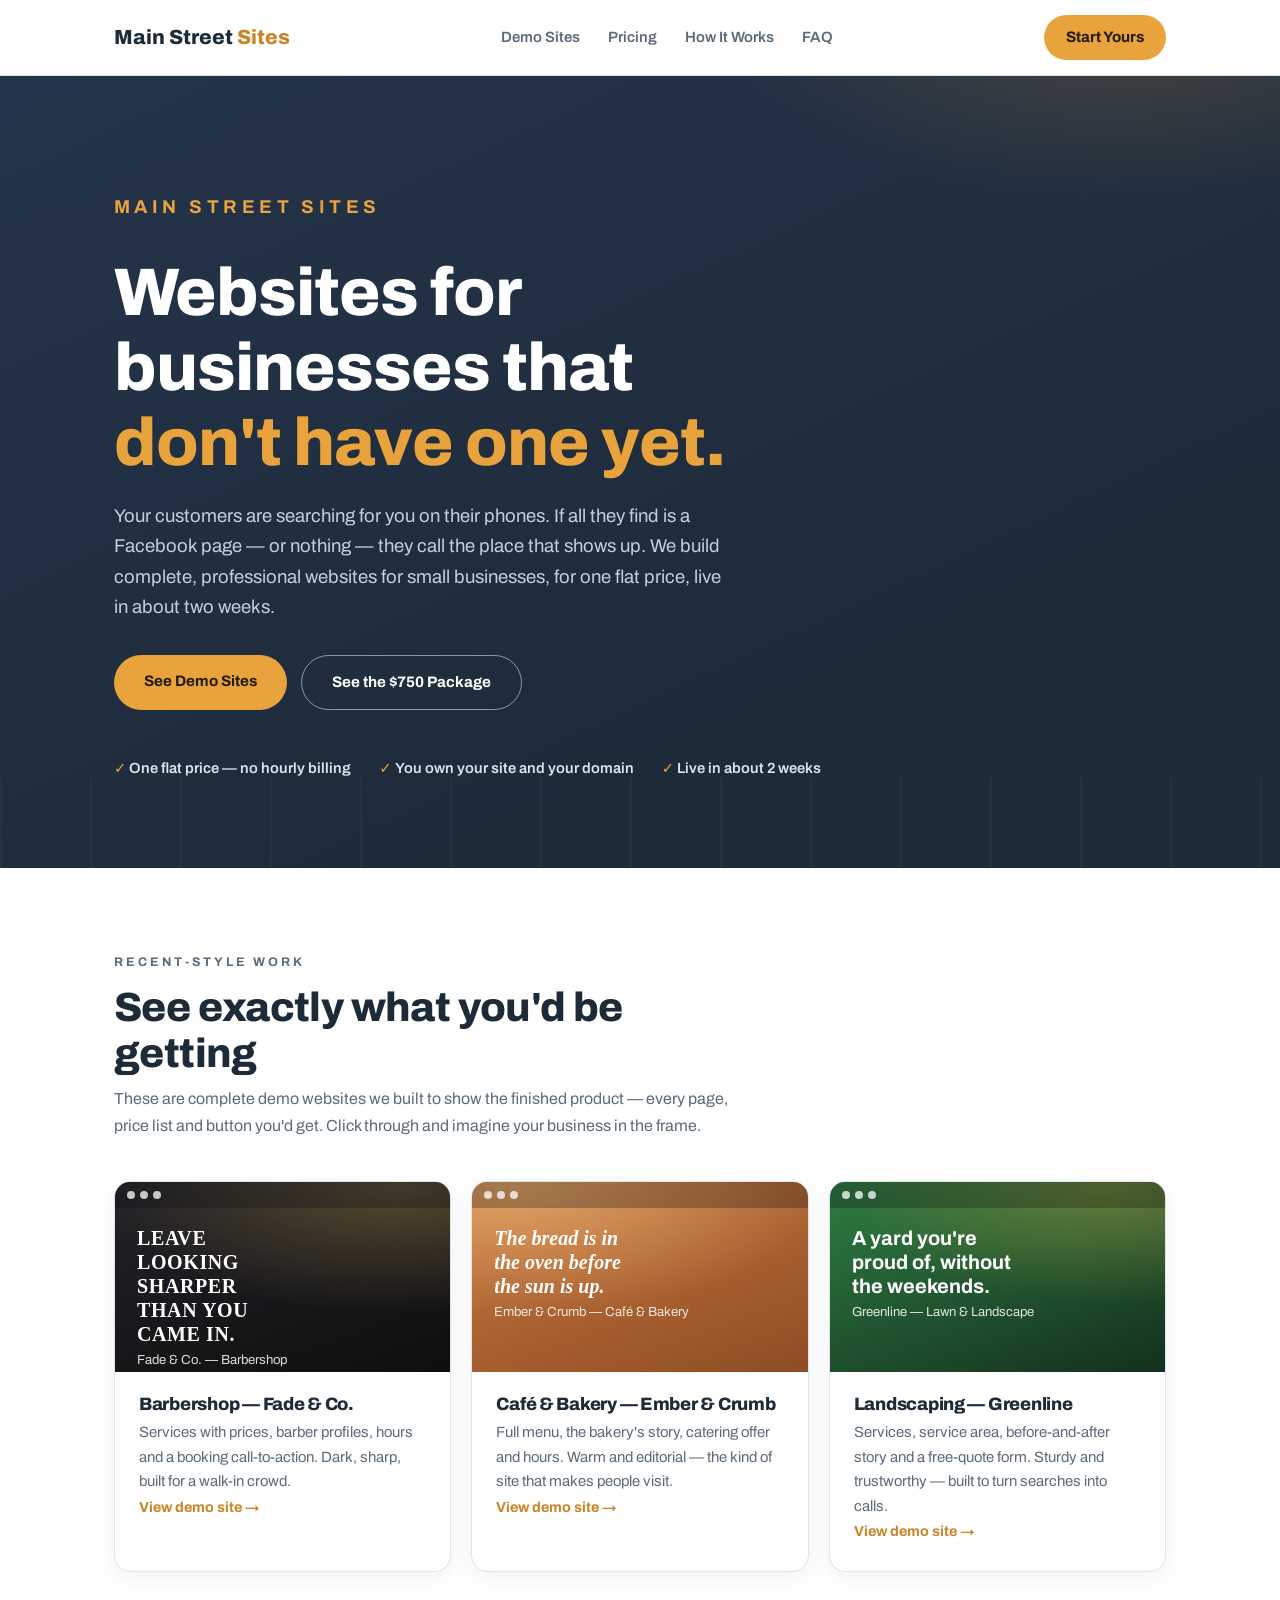
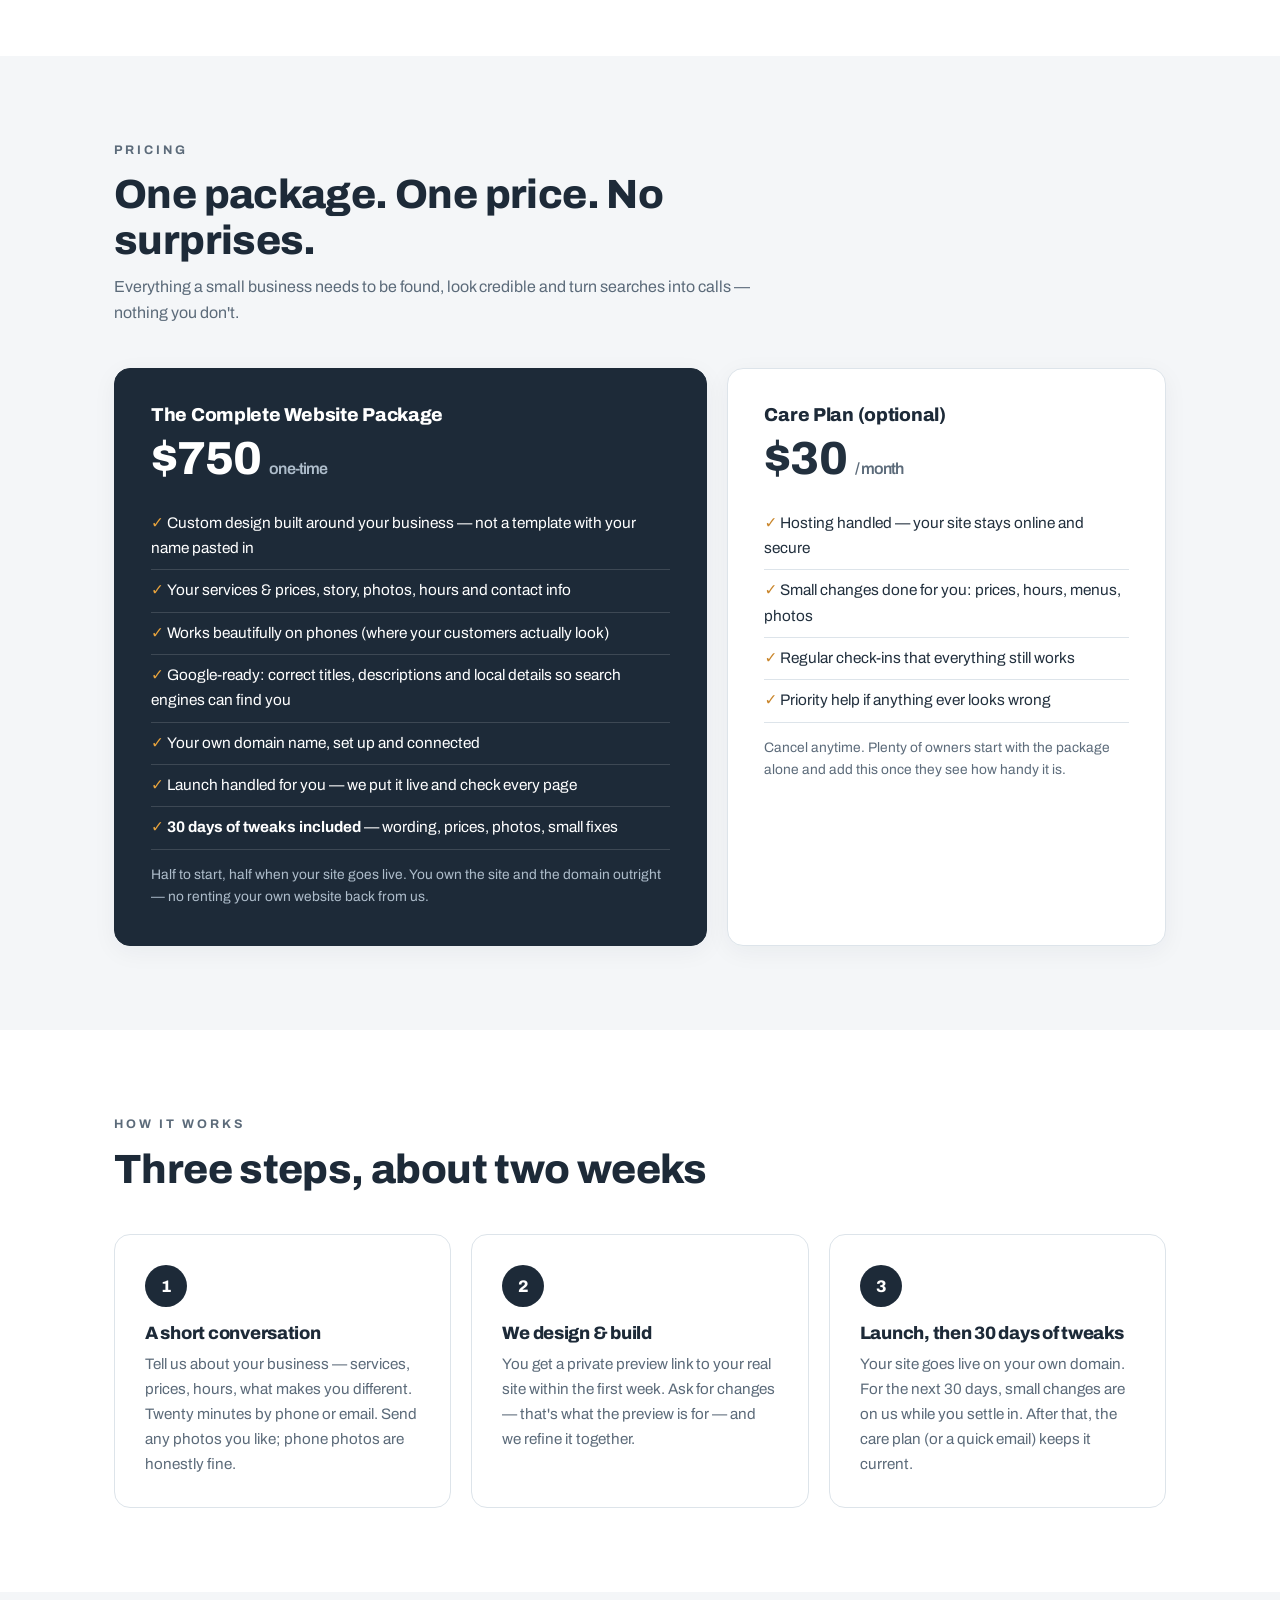
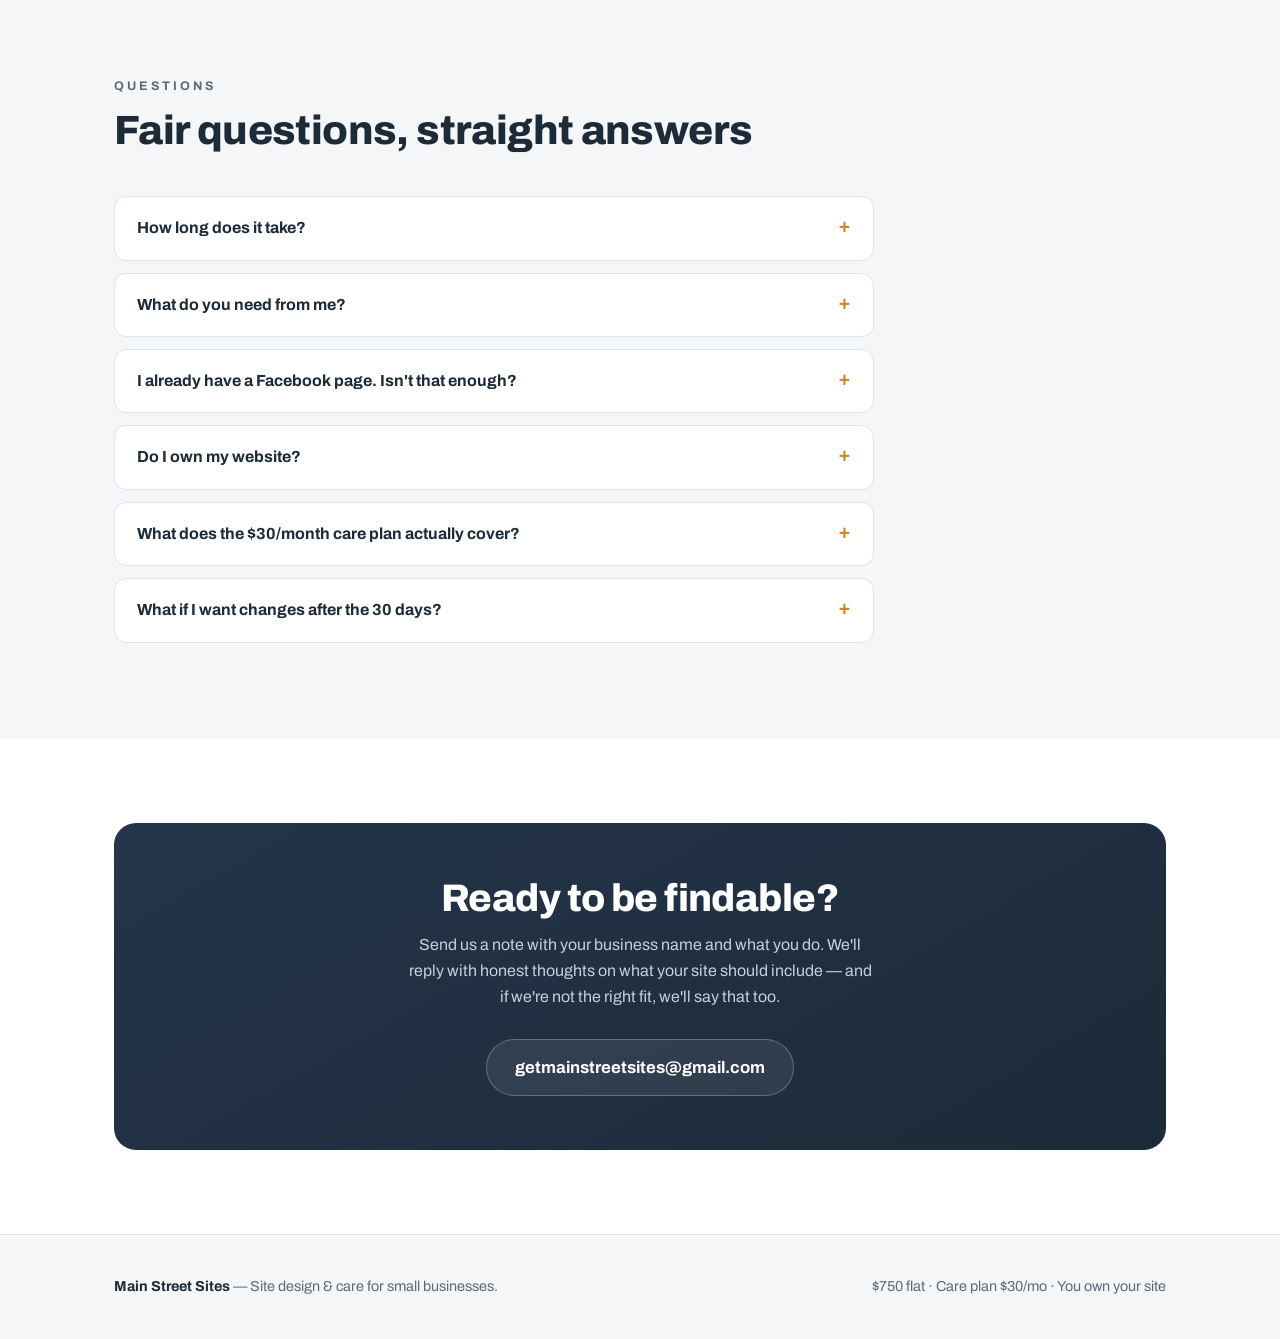
<file: index.html>
<!DOCTYPE html>
<html lang="en">
<head>
<meta charset="UTF-8">
<meta name="viewport" content="width=device-width, initial-scale=1.0">
<title>Main Street Sites — Websites for Businesses That Don't Have One Yet</title>
<meta name="description" content="Main Street Sites builds complete small-business websites for a flat $750: design, build and launch included, with an optional $30/month care plan. See real demo sites for a barbershop, a café and a landscaping company.">
<link rel="icon" type="image/svg+xml" href="favicon.svg">
<link rel="preconnect" href="https://fonts.googleapis.com">
<link rel="preconnect" href="https://fonts.gstatic.com" crossorigin>
<link href="https://fonts.googleapis.com/css2?family=Archivo:wght@400;600;700;800&display=swap" rel="stylesheet">
<link rel="stylesheet" href="styles.css">
</head>
<body>

<header>
  <div class="nav">
    <a class="logo" href="#top">Main Street <span>Sites</span></a>
    <nav>
      <ul>
        <li><a href="#work">Demo Sites</a></li>
        <li><a href="#pricing">Pricing</a></li>
        <li><a href="#how">How It Works</a></li>
        <li><a href="#faq">FAQ</a></li>
      </ul>
    </nav>
    <a class="btn" href="#contact">Start Yours</a>
  </div>
</header>

<main id="top">

  <!-- Hero -->
  <div class="hero">
    <div class="wrap">
      <p class="eyebrow">Main Street Sites</p>
      <h1>Websites for businesses that <em>don't have one yet.</em></h1>
      <p>Your customers are searching for you on their phones. If all they find is a Facebook page — or nothing — they call the place that shows up. We build complete, professional websites for small businesses, for one flat price, live in about two weeks.</p>
      <div class="hero-ctas">
        <a class="btn" href="#work">See Demo Sites</a>
        <a class="btn ghost" href="#pricing">See the $750 Package</a>
      </div>
      <div class="hero-points">
        <span>One flat price — no hourly billing</span>
        <span>You own your site and your domain</span>
        <span>Live in about 2 weeks</span>
      </div>
    </div>
  </div>

  <!-- Portfolio -->
  <section id="work">
    <div class="wrap">
      <div class="section-head">
        <p class="eyebrow">Recent-Style Work</p>
        <h2>See exactly what you'd be getting</h2>
        <p>These are complete demo websites we built to show the finished product — every page, price list and button you'd get. Click through and imagine your business in the frame.</p>
      </div>
      <div class="demos">
        <a class="demo" href="portfolio/barbershop/index.html">
          <div class="preview p-barber">
            <div class="bar"><i></i><i></i><i></i></div>
            <div class="scene"><strong>Leave looking sharper than you came in.</strong><small>Fade &amp; Co. — Barbershop</small></div>
          </div>
          <div class="body">
            <h3>Barbershop — Fade &amp; Co.</h3>
            <p>Services with prices, barber profiles, hours and a booking call-to-action. Dark, sharp, built for a walk-in crowd.</p>
            <span class="view">View demo site →</span>
          </div>
        </a>
        <a class="demo" href="portfolio/cafe/index.html">
          <div class="preview p-cafe">
            <div class="bar"><i></i><i></i><i></i></div>
            <div class="scene"><strong>The bread is in the oven before the sun is up.</strong><small>Ember &amp; Crumb — Café &amp; Bakery</small></div>
          </div>
          <div class="body">
            <h3>Café &amp; Bakery — Ember &amp; Crumb</h3>
            <p>Full menu, the bakery's story, catering offer and hours. Warm and editorial — the kind of site that makes people visit.</p>
            <span class="view">View demo site →</span>
          </div>
        </a>
        <a class="demo" href="portfolio/landscaping/index.html">
          <div class="preview p-lawn">
            <div class="bar"><i></i><i></i><i></i></div>
            <div class="scene"><strong>A yard you're proud of, without the weekends.</strong><small>Greenline — Lawn &amp; Landscape</small></div>
          </div>
          <div class="body">
            <h3>Landscaping — Greenline</h3>
            <p>Services, service area, before-and-after story and a free-quote form. Sturdy and trustworthy — built to turn searches into calls.</p>
            <span class="view">View demo site →</span>
          </div>
        </a>
      </div>
    </div>
  </section>

  <!-- Pricing -->
  <section class="alt" id="pricing">
    <div class="wrap">
      <div class="section-head">
        <p class="eyebrow">Pricing</p>
        <h2>One package. One price. No surprises.</h2>
        <p>Everything a small business needs to be found, look credible and turn searches into calls — nothing you don't.</p>
      </div>
      <div class="pricing">
        <div class="plan featured">
          <h3>The Complete Website Package</h3>
          <div class="amount">$750 <small>one-time</small></div>
          <ul>
            <li>Custom design built around your business — not a template with your name pasted in</li>
            <li>Your services &amp; prices, story, photos, hours and contact info</li>
            <li>Works beautifully on phones (where your customers actually look)</li>
            <li>Google-ready: correct titles, descriptions and local details so search engines can find you</li>
            <li>Your own domain name, set up and connected</li>
            <li>Launch handled for you — we put it live and check every page</li>
            <li><strong>30 days of tweaks included</strong> — wording, prices, photos, small fixes</li>
          </ul>
          <p class="fine">Half to start, half when your site goes live. You own the site and the domain outright — no renting your own website back from us.</p>
        </div>
        <div class="plan">
          <h3>Care Plan (optional)</h3>
          <div class="amount">$30 <small>/ month</small></div>
          <ul>
            <li>Hosting handled — your site stays online and secure</li>
            <li>Small changes done for you: prices, hours, menus, photos</li>
            <li>Regular check-ins that everything still works</li>
            <li>Priority help if anything ever looks wrong</li>
          </ul>
          <p class="fine">Cancel anytime. Plenty of owners start with the package alone and add this once they see how handy it is.</p>
        </div>
      </div>
    </div>
  </section>

  <!-- How it works -->
  <section id="how">
    <div class="wrap">
      <div class="section-head">
        <p class="eyebrow">How It Works</p>
        <h2>Three steps, about two weeks</h2>
      </div>
      <div class="steps">
        <div class="step">
          <span class="n">1</span>
          <h3>A short conversation</h3>
          <p>Tell us about your business — services, prices, hours, what makes you different. Twenty minutes by phone or email. Send any photos you like; phone photos are honestly fine.</p>
        </div>
        <div class="step">
          <span class="n">2</span>
          <h3>We design &amp; build</h3>
          <p>You get a private preview link to your real site within the first week. Ask for changes — that's what the preview is for — and we refine it together.</p>
        </div>
        <div class="step">
          <span class="n">3</span>
          <h3>Launch, then 30 days of tweaks</h3>
          <p>Your site goes live on your own domain. For the next 30 days, small changes are on us while you settle in. After that, the care plan (or a quick email) keeps it current.</p>
        </div>
      </div>
    </div>
  </section>

  <!-- FAQ -->
  <section class="alt" id="faq">
    <div class="wrap">
      <div class="section-head">
        <p class="eyebrow">Questions</p>
        <h2>Fair questions, straight answers</h2>
      </div>
      <div class="faq">
        <details>
          <summary>How long does it take?</summary>
          <p>About two weeks from our first conversation to a live site, for a standard small-business site. If you need it faster for a season opening or an event, say so — we'll tell you honestly what's possible.</p>
        </details>
        <details>
          <summary>What do you need from me?</summary>
          <p>Your business details (services, prices, hours, address, phone), any photos you want used, and your logo if you have one — if you don't, clean text-based branding is included. That's it. We write the page copy with you, so you're never staring at a blank document.</p>
        </details>
        <details>
          <summary>I already have a Facebook page. Isn't that enough?</summary>
          <p>A Facebook page is a good companion, but it can't be your whole presence: people without Facebook accounts hit walls, Google sends most "near me" searches to real websites, and you don't control how the page looks or whether the platform changes the rules. Your own site is the one piece of the internet you actually own. We'll link the two together so they reinforce each other.</p>
        </details>
        <details>
          <summary>Do I own my website?</summary>
          <p>Yes — the site and the domain are yours. If you ever move to another designer or bring it in-house, everything goes with you. The care plan is a service, not a lock-in.</p>
        </details>
        <details>
          <summary>What does the $30/month care plan actually cover?</summary>
          <p>Hosting, keeping the site running and secure, and small content changes — updated prices, seasonal hours, a new menu, fresh photos. Bigger additions (a whole new page, an online store) are quoted separately, always before any work starts.</p>
        </details>
        <details>
          <summary>What if I want changes after the 30 days?</summary>
          <p>Care plan members just ask. Everyone else can request changes at a fair, quoted-up-front price — most small edits are quick and inexpensive, and we'll always tell you the cost before doing the work.</p>
        </details>
      </div>
    </div>
  </section>

  <!-- Contact -->
  <section id="contact">
    <div class="wrap">
      <div class="contact">
        <h2>Ready to be findable?</h2>
        <p>Send us a note with your business name and what you do. We'll reply with honest thoughts on what your site should include — and if we're not the right fit, we'll say that too.</p>
        <!-- Studio contact email (see README.md). -->
        <a class="mail" href="mailto:getmainstreetsites@gmail.com">getmainstreetsites@gmail.com</a>
      </div>
    </div>
  </section>

</main>

<footer class="site">
  <div class="wrap">
    <div class="foot">
      <span><strong style="color:var(--navy)">Main Street Sites</strong> — Site design &amp; care for small businesses.</span>
      <span>$750 flat · Care plan $30/mo · You own your site</span>
    </div>
  </div>
</footer>

</body>
</html>
</file>
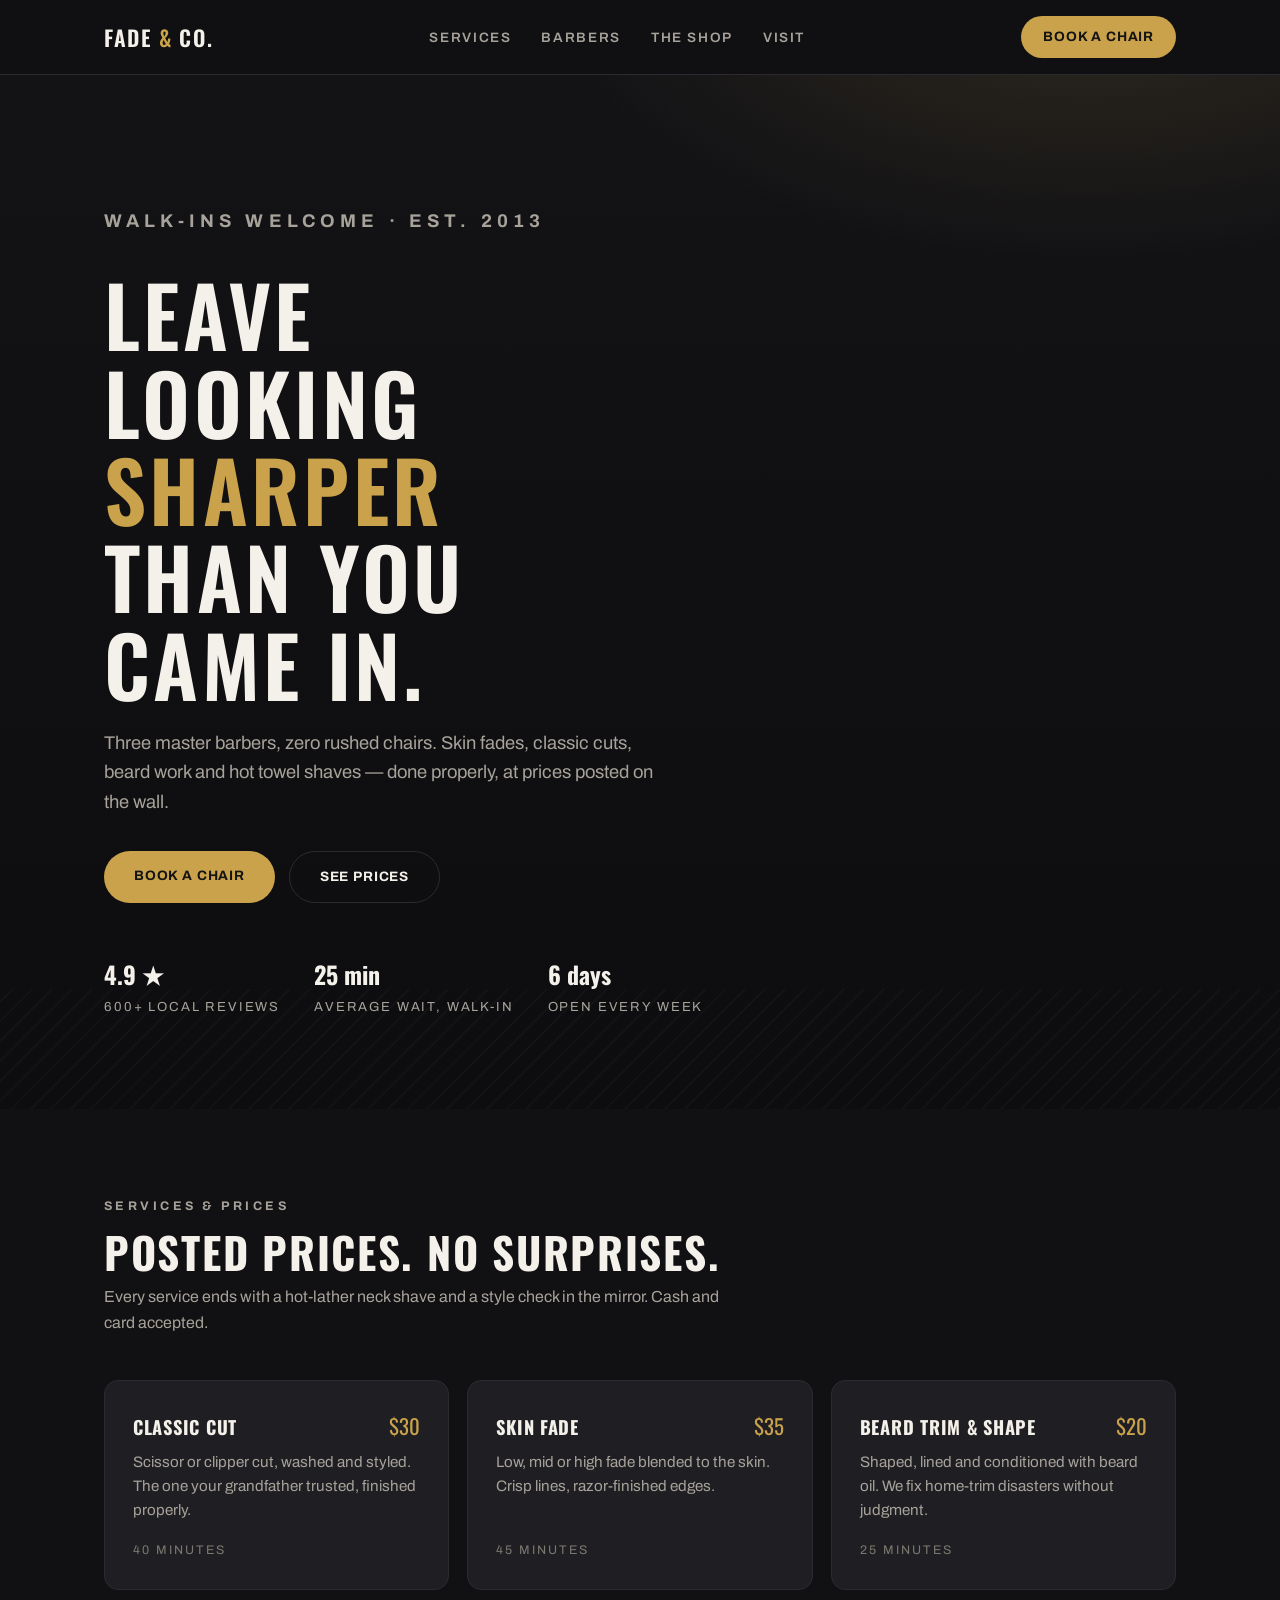
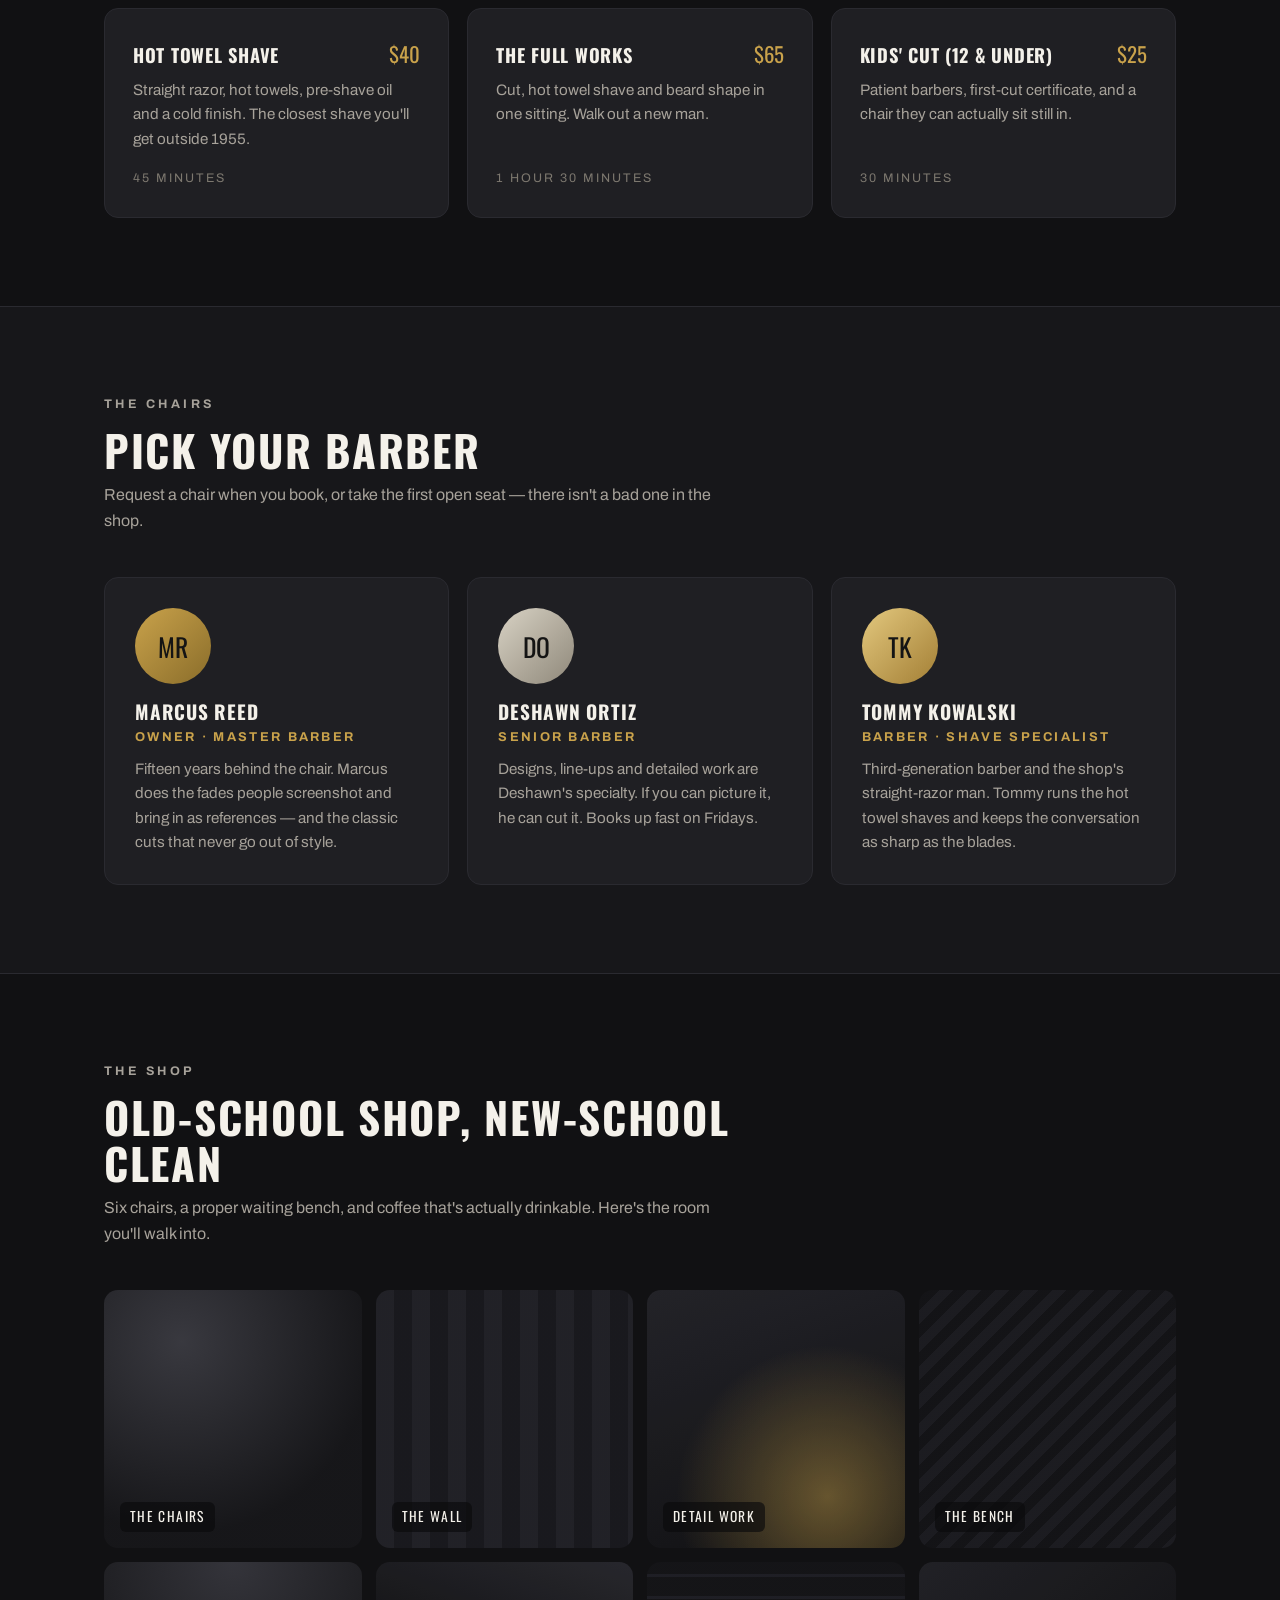
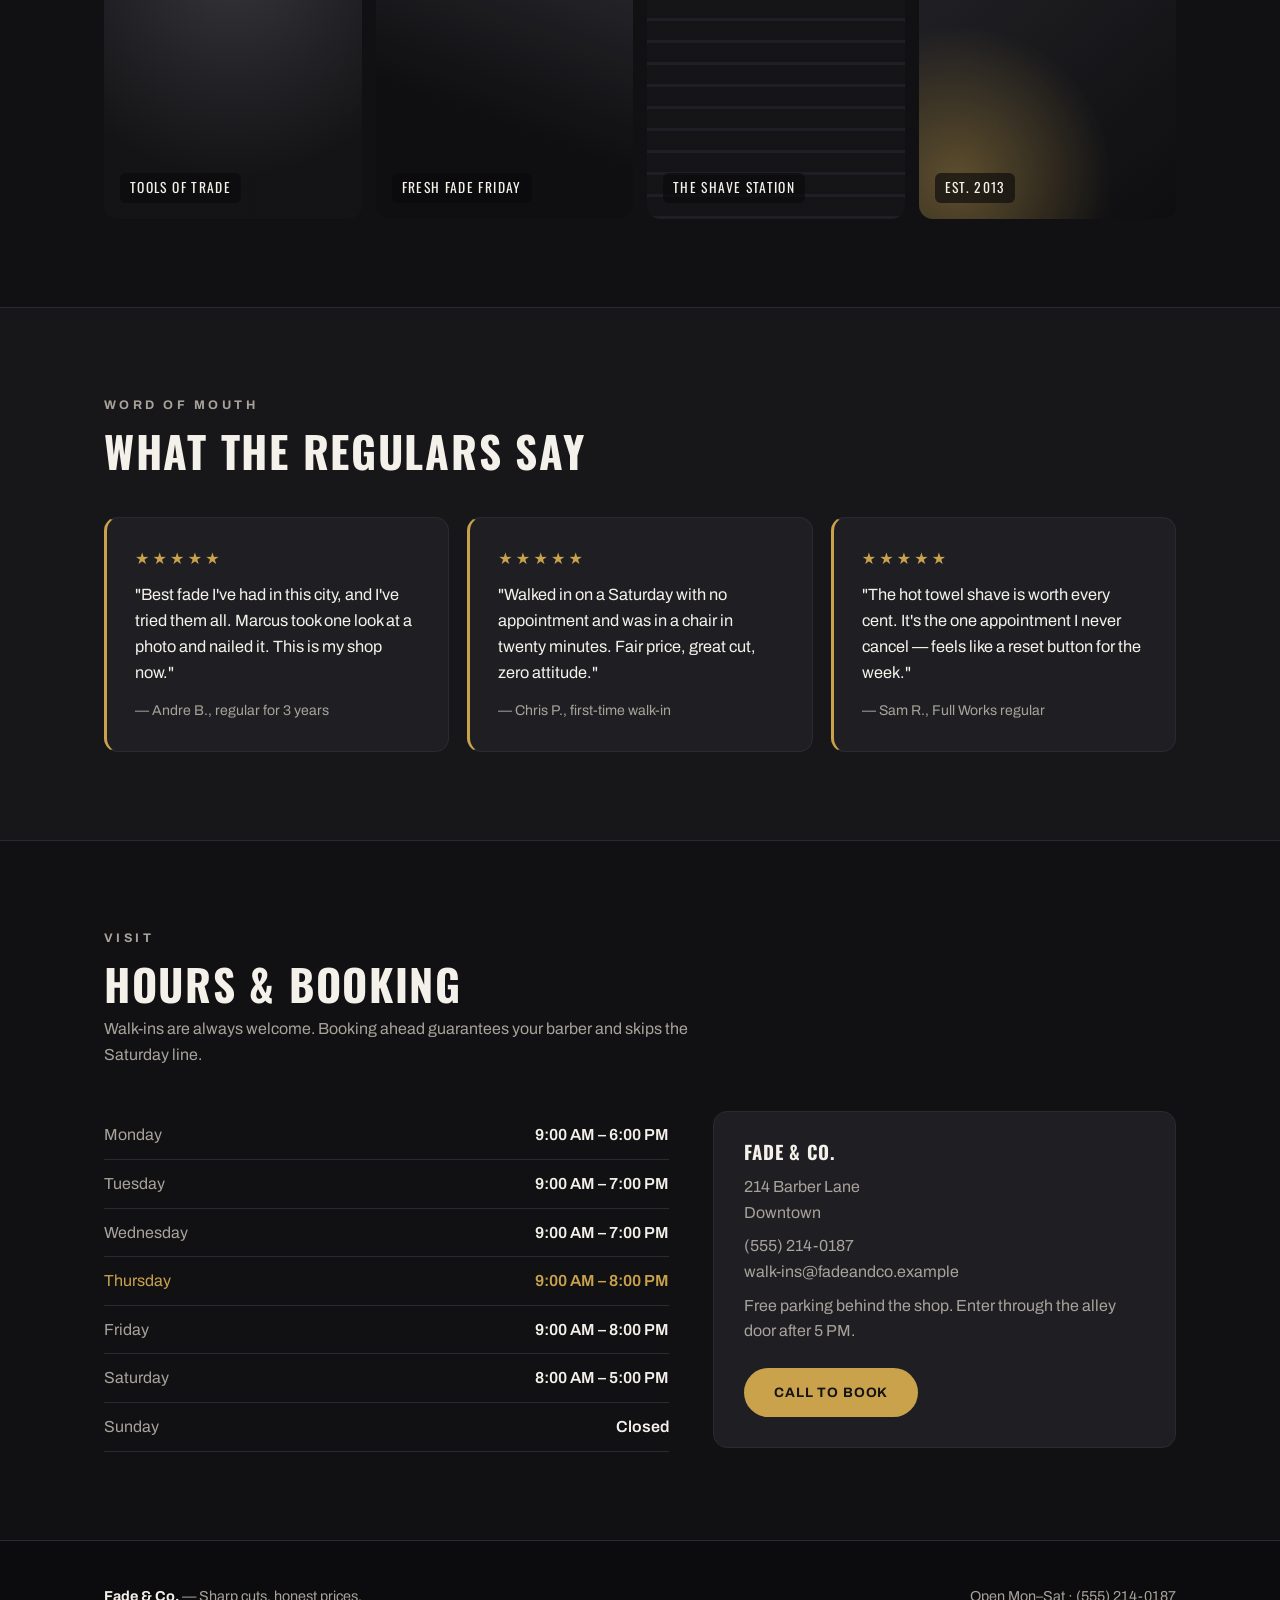
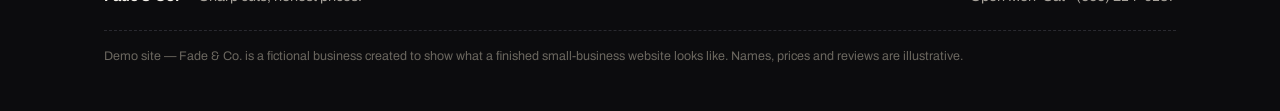
<file: portfolio/barbershop/index.html>
<!DOCTYPE html>
<html lang="en">
<head>
<meta charset="UTF-8">
<meta name="viewport" content="width=device-width, initial-scale=1.0">
<title>Fade &amp; Co. — Barbershop | Sharp Cuts, No Appointments Needed</title>
<meta name="description" content="Fade & Co. is a walk-in barbershop for sharp cuts, skin fades, beard trims and hot towel shaves. Three master barbers, honest prices, open six days a week.">
<link rel="icon" type="image/svg+xml" href="favicon.svg">
<link rel="preconnect" href="https://fonts.googleapis.com">
<link rel="preconnect" href="https://fonts.gstatic.com" crossorigin>
<link href="https://fonts.googleapis.com/css2?family=Archivo:wght@400;600;700&family=Oswald:wght@500;600&display=swap" rel="stylesheet">
<link rel="stylesheet" href="styles.css">
</head>
<body>

<header>
  <div class="nav">
    <a class="logo" href="#top">Fade <span>&amp;</span> Co.</a>
    <nav>
      <ul>
        <li><a href="#services">Services</a></li>
        <li><a href="#barbers">Barbers</a></li>
        <li><a href="#shop">The Shop</a></li>
        <li><a href="#visit">Visit</a></li>
      </ul>
    </nav>
    <a class="btn" href="#visit">Book a Chair</a>
  </div>
</header>

<main id="top">

  <!-- Hero -->
  <div class="hero">
    <div class="wrap">
      <p class="eyebrow">Walk-ins Welcome · Est. 2013</p>
      <h1>Leave looking <em>sharper</em> than you came in.</h1>
      <p>Three master barbers, zero rushed chairs. Skin fades, classic cuts, beard work and hot towel shaves — done properly, at prices posted on the wall.</p>
      <div class="hero-ctas">
        <a class="btn" href="#visit">Book a Chair</a>
        <a class="btn ghost" href="#services">See Prices</a>
      </div>
      <div class="hero-meta">
        <div><strong>4.9 ★</strong><span>600+ local reviews</span></div>
        <div><strong>25 min</strong><span>Average wait, walk-in</span></div>
        <div><strong>6 days</strong><span>Open every week</span></div>
      </div>
    </div>
  </div>

  <!-- Services -->
  <section id="services">
    <div class="wrap">
      <div class="section-head">
        <p class="eyebrow">Services &amp; Prices</p>
        <h2>Posted prices. No surprises.</h2>
        <p>Every service ends with a hot-lather neck shave and a style check in the mirror. Cash and card accepted.</p>
      </div>
      <div class="services">
        <div class="service">
          <div class="row"><h3>Classic Cut</h3><span class="price">$30</span></div>
          <p>Scissor or clipper cut, washed and styled. The one your grandfather trusted, finished properly.</p>
          <span class="time">40 minutes</span>
        </div>
        <div class="service">
          <div class="row"><h3>Skin Fade</h3><span class="price">$35</span></div>
          <p>Low, mid or high fade blended to the skin. Crisp lines, razor-finished edges.</p>
          <span class="time">45 minutes</span>
        </div>
        <div class="service">
          <div class="row"><h3>Beard Trim &amp; Shape</h3><span class="price">$20</span></div>
          <p>Shaped, lined and conditioned with beard oil. We fix home-trim disasters without judgment.</p>
          <span class="time">25 minutes</span>
        </div>
        <div class="service">
          <div class="row"><h3>Hot Towel Shave</h3><span class="price">$40</span></div>
          <p>Straight razor, hot towels, pre-shave oil and a cold finish. The closest shave you'll get outside 1955.</p>
          <span class="time">45 minutes</span>
        </div>
        <div class="service">
          <div class="row"><h3>The Full Works</h3><span class="price">$65</span></div>
          <p>Cut, hot towel shave and beard shape in one sitting. Walk out a new man.</p>
          <span class="time">1 hour 30 minutes</span>
        </div>
        <div class="service">
          <div class="row"><h3>Kids' Cut (12 &amp; under)</h3><span class="price">$25</span></div>
          <p>Patient barbers, first-cut certificate, and a chair they can actually sit still in.</p>
          <span class="time">30 minutes</span>
        </div>
      </div>
    </div>
  </section>

  <!-- Barbers -->
  <section class="alt" id="barbers">
    <div class="wrap">
      <div class="section-head">
        <p class="eyebrow">The Chairs</p>
        <h2>Pick your barber</h2>
        <p>Request a chair when you book, or take the first open seat — there isn't a bad one in the shop.</p>
      </div>
      <div class="barbers">
        <div class="barber">
          <div class="avatar">MR</div>
          <h3>Marcus Reed</h3>
          <p class="role">Owner · Master Barber</p>
          <p>Fifteen years behind the chair. Marcus does the fades people screenshot and bring in as references — and the classic cuts that never go out of style.</p>
        </div>
        <div class="barber">
          <div class="avatar">DO</div>
          <h3>Deshawn Ortiz</h3>
          <p class="role">Senior Barber</p>
          <p>Designs, line-ups and detailed work are Deshawn's specialty. If you can picture it, he can cut it. Books up fast on Fridays.</p>
        </div>
        <div class="barber">
          <div class="avatar">TK</div>
          <h3>Tommy Kowalski</h3>
          <p class="role">Barber · Shave Specialist</p>
          <p>Third-generation barber and the shop's straight-razor man. Tommy runs the hot towel shaves and keeps the conversation as sharp as the blades.</p>
        </div>
      </div>
    </div>
  </section>

  <!-- Gallery -->
  <section id="shop">
    <div class="wrap">
      <div class="section-head">
        <p class="eyebrow">The Shop</p>
        <h2>Old-school shop, new-school clean</h2>
        <p>Six chairs, a proper waiting bench, and coffee that's actually drinkable. Here's the room you'll walk into.</p>
      </div>
      <div class="gallery">
        <div class="tile t1"><span>The Chairs</span></div>
        <div class="tile t2"><span>The Wall</span></div>
        <div class="tile t3"><span>Detail Work</span></div>
        <div class="tile t4"><span>The Bench</span></div>
        <div class="tile t5"><span>Tools of Trade</span></div>
        <div class="tile t6"><span>Fresh Fade Friday</span></div>
        <div class="tile t7"><span>The Shave Station</span></div>
        <div class="tile t8"><span>Est. 2013</span></div>
      </div>
    </div>
  </section>

  <!-- Testimonials -->
  <section class="alt">
    <div class="wrap">
      <div class="section-head">
        <p class="eyebrow">Word of Mouth</p>
        <h2>What the regulars say</h2>
      </div>
      <div class="quotes">
        <blockquote>
          <div class="stars">★★★★★</div>
          <p>"Best fade I've had in this city, and I've tried them all. Marcus took one look at a photo and nailed it. This is my shop now."</p>
          <footer>— Andre B., regular for 3 years</footer>
        </blockquote>
        <blockquote>
          <div class="stars">★★★★★</div>
          <p>"Walked in on a Saturday with no appointment and was in a chair in twenty minutes. Fair price, great cut, zero attitude."</p>
          <footer>— Chris P., first-time walk-in</footer>
        </blockquote>
        <blockquote>
          <div class="stars">★★★★★</div>
          <p>"The hot towel shave is worth every cent. It's the one appointment I never cancel — feels like a reset button for the week."</p>
          <footer>— Sam R., Full Works regular</footer>
        </blockquote>
      </div>
    </div>
  </section>

  <!-- Visit -->
  <section id="visit">
    <div class="wrap">
      <div class="section-head">
        <p class="eyebrow">Visit</p>
        <h2>Hours &amp; booking</h2>
        <p>Walk-ins are always welcome. Booking ahead guarantees your barber and skips the Saturday line.</p>
      </div>
      <div class="visit">
        <table class="hours">
          <tr><td>Monday</td><td>9:00 AM – 6:00 PM</td></tr>
          <tr><td>Tuesday</td><td>9:00 AM – 7:00 PM</td></tr>
          <tr><td>Wednesday</td><td>9:00 AM – 7:00 PM</td></tr>
          <tr class="today"><td>Thursday</td><td>9:00 AM – 8:00 PM</td></tr>
          <tr><td>Friday</td><td>9:00 AM – 8:00 PM</td></tr>
          <tr><td>Saturday</td><td>8:00 AM – 5:00 PM</td></tr>
          <tr><td>Sunday</td><td>Closed</td></tr>
        </table>
        <div class="visit-card">
          <h3>Fade &amp; Co.</h3>
          <p>214 Barber Lane<br>Downtown</p>
          <p>(555) 214-0187<br>walk-ins@fadeandco.example</p>
          <p>Free parking behind the shop. Enter through the alley door after 5 PM.</p>
          <a class="btn" href="tel:+15552140187">Call to Book</a>
        </div>
      </div>
    </div>
  </section>

</main>

<footer class="site">
  <div class="wrap">
    <div class="foot">
      <span><strong style="color:var(--paper)">Fade &amp; Co.</strong> — Sharp cuts, honest prices.</span>
      <span>Open Mon–Sat · (555) 214-0187</span>
    </div>
    <p class="demo-note">Demo site — Fade &amp; Co. is a fictional business created to show what a finished small-business website looks like. Names, prices and reviews are illustrative.</p>
  </div>
</footer>

</body>
</html>
</file>
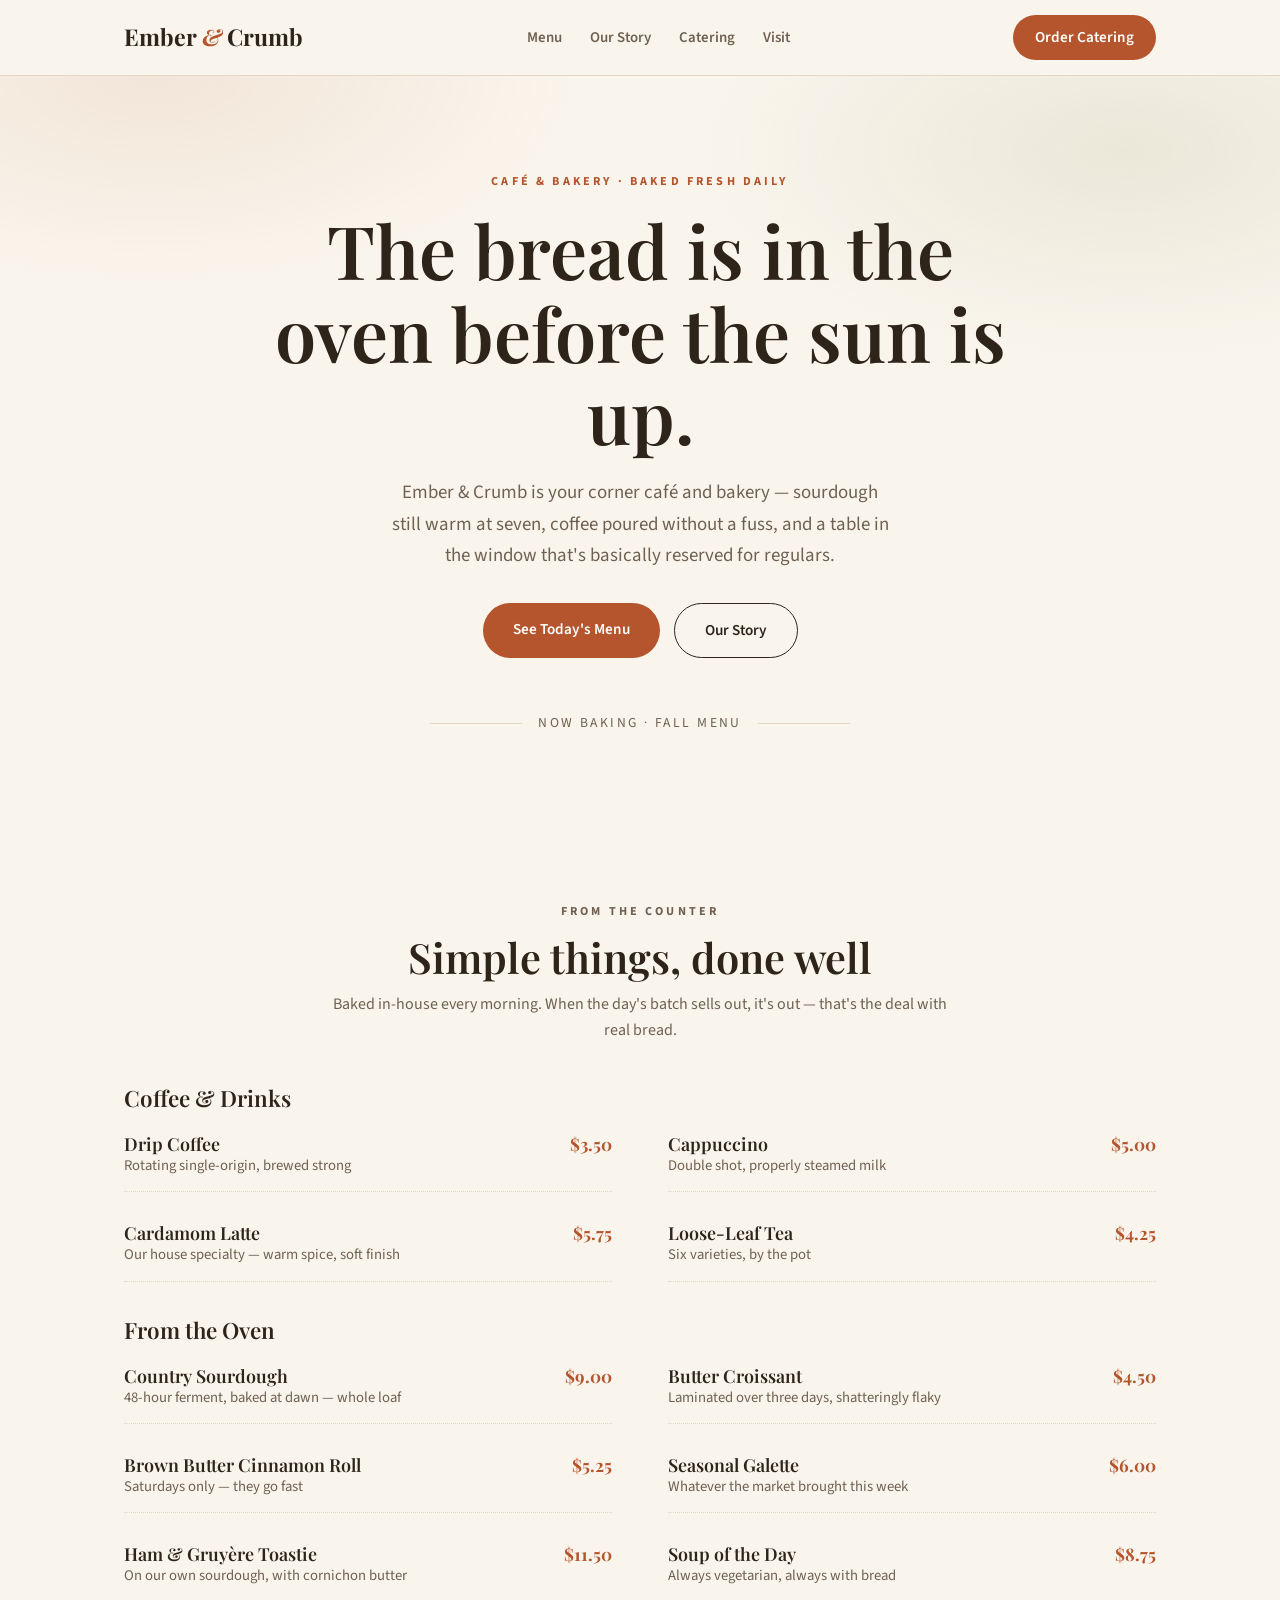
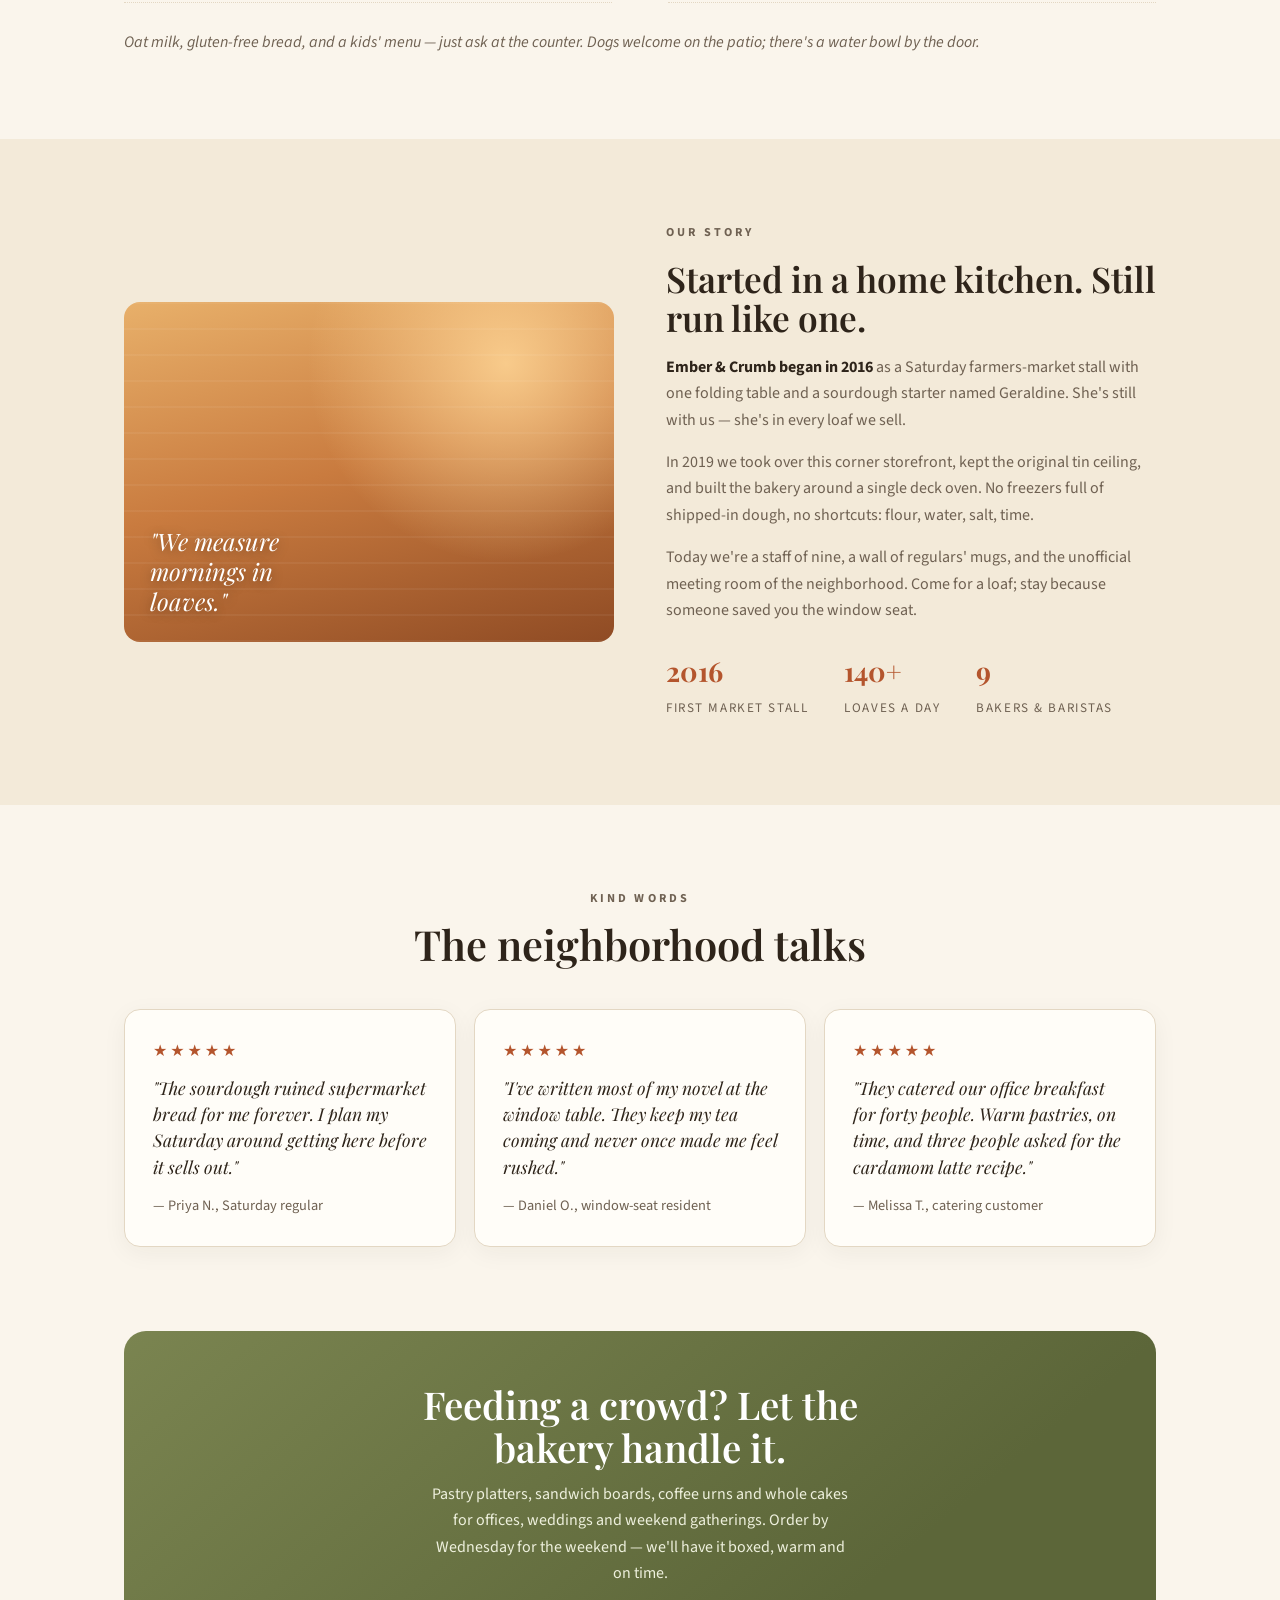
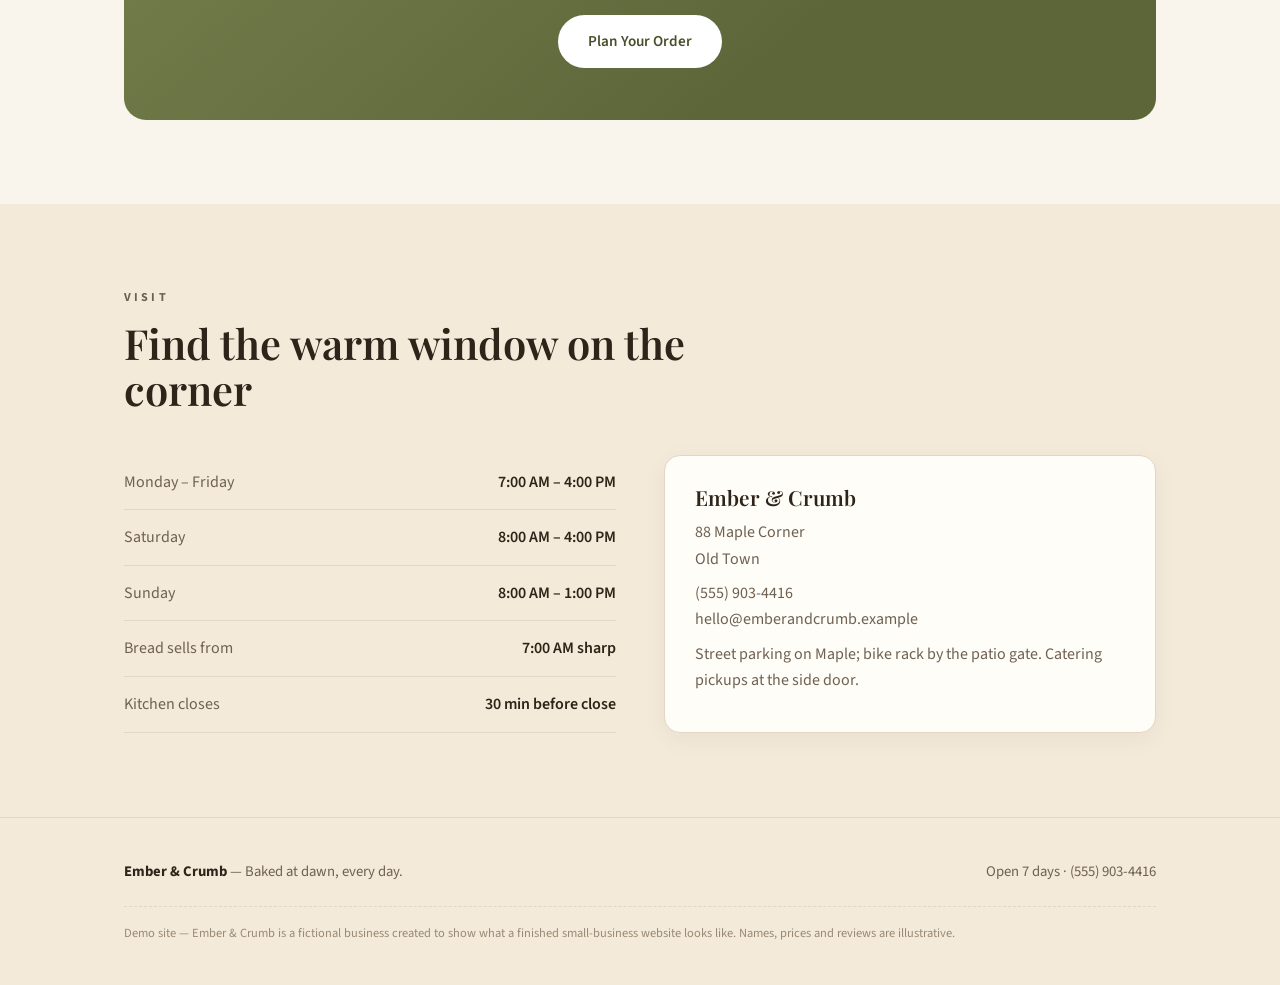
<file: portfolio/cafe/index.html>
<!DOCTYPE html>
<html lang="en">
<head>
<meta charset="UTF-8">
<meta name="viewport" content="width=device-width, initial-scale=1.0">
<title>Ember &amp; Crumb — Café &amp; Bakery | Baked at Dawn, Every Day</title>
<meta name="description" content="Ember & Crumb is a neighborhood café and bakery: breads and pastries baked at dawn, honest coffee, and a sunny corner table with your name on it. Catering available.">
<link rel="icon" type="image/svg+xml" href="favicon.svg">
<link rel="preconnect" href="https://fonts.googleapis.com">
<link rel="preconnect" href="https://fonts.gstatic.com" crossorigin>
<link href="https://fonts.googleapis.com/css2?family=Playfair+Display:ital,wght@0,500;0,600;0,700;1,500&family=Source+Sans+3:wght@400;600;700&display=swap" rel="stylesheet">
<link rel="stylesheet" href="styles.css">
</head>
<body>

<header>
  <div class="nav">
    <a class="logo" href="#top">Ember <span>&amp;</span> Crumb</a>
    <nav>
      <ul>
        <li><a href="#menu">Menu</a></li>
        <li><a href="#story">Our Story</a></li>
        <li><a href="#catering">Catering</a></li>
        <li><a href="#visit">Visit</a></li>
      </ul>
    </nav>
    <a class="btn" href="#catering">Order Catering</a>
  </div>
</header>

<main id="top">

  <!-- Hero -->
  <div class="hero">
    <div class="wrap">
      <p class="eyebrow">Café &amp; Bakery · Baked Fresh Daily</p>
      <h1>The bread is in the oven before the sun is up.</h1>
      <p class="lede">Ember &amp; Crumb is your corner café and bakery — sourdough still warm at seven, coffee poured without a fuss, and a table in the window that's basically reserved for regulars.</p>
      <div class="hero-ctas">
        <a class="btn" href="#menu">See Today's Menu</a>
        <a class="btn ghost" href="#story">Our Story</a>
      </div>
      <div class="hero-rule">Now baking · Fall menu</div>
    </div>
  </div>

  <!-- Menu -->
  <section id="menu">
    <div class="wrap">
      <div class="section-head center">
        <p class="eyebrow">From the Counter</p>
        <h2>Simple things, done well</h2>
        <p>Baked in-house every morning. When the day's batch sells out, it's out — that's the deal with real bread.</p>
      </div>
      <h3 class="serif" style="font-size:1.4rem;margin-bottom:6px">Coffee &amp; Drinks</h3>
      <div class="menu-grid">
        <div class="menu-item"><div><h3>Drip Coffee</h3><p>Rotating single-origin, brewed strong</p></div><span class="dots"></span><span class="price">$3.50</span></div>
        <div class="menu-item"><div><h3>Cappuccino</h3><p>Double shot, properly steamed milk</p></div><span class="dots"></span><span class="price">$5.00</span></div>
        <div class="menu-item"><div><h3>Cardamom Latte</h3><p>Our house specialty — warm spice, soft finish</p></div><span class="dots"></span><span class="price">$5.75</span></div>
        <div class="menu-item"><div><h3>Loose-Leaf Tea</h3><p>Six varieties, by the pot</p></div><span class="dots"></span><span class="price">$4.25</span></div>
      </div>
      <h3 class="serif" style="font-size:1.4rem;margin:36px 0 6px">From the Oven</h3>
      <div class="menu-grid">
        <div class="menu-item"><div><h3>Country Sourdough</h3><p>48-hour ferment, baked at dawn — whole loaf</p></div><span class="dots"></span><span class="price">$9.00</span></div>
        <div class="menu-item"><div><h3>Butter Croissant</h3><p>Laminated over three days, shatteringly flaky</p></div><span class="dots"></span><span class="price">$4.50</span></div>
        <div class="menu-item"><div><h3>Brown Butter Cinnamon Roll</h3><p>Saturdays only — they go fast</p></div><span class="dots"></span><span class="price">$5.25</span></div>
        <div class="menu-item"><div><h3>Seasonal Galette</h3><p>Whatever the market brought this week</p></div><span class="dots"></span><span class="price">$6.00</span></div>
        <div class="menu-item"><div><h3>Ham &amp; Gruyère Toastie</h3><p>On our own sourdough, with cornichon butter</p></div><span class="dots"></span><span class="price">$11.50</span></div>
        <div class="menu-item"><div><h3>Soup of the Day</h3><p>Always vegetarian, always with bread</p></div><span class="dots"></span><span class="price">$8.75</span></div>
      </div>
      <p class="menu-note">Oat milk, gluten-free bread, and a kids' menu — just ask at the counter. Dogs welcome on the patio; there's a water bowl by the door.</p>
    </div>
  </section>

  <!-- Story -->
  <section class="alt" id="story">
    <div class="wrap">
      <div class="story">
        <div class="story-art" aria-hidden="true">
          <span class="stamp">"We measure mornings in loaves."</span>
        </div>
        <div>
          <p class="eyebrow">Our Story</p>
          <h2 class="serif" style="font-size:2.2rem;margin:12px 0 16px">Started in a home kitchen. Still run like one.</h2>
          <p><strong>Ember &amp; Crumb began in 2016</strong> as a Saturday farmers-market stall with one folding table and a sourdough starter named Geraldine. She's still with us — she's in every loaf we sell.</p>
          <p>In 2019 we took over this corner storefront, kept the original tin ceiling, and built the bakery around a single deck oven. No freezers full of shipped-in dough, no shortcuts: flour, water, salt, time.</p>
          <p>Today we're a staff of nine, a wall of regulars' mugs, and the unofficial meeting room of the neighborhood. Come for a loaf; stay because someone saved you the window seat.</p>
          <div class="stats">
            <div><strong>2016</strong><span>First market stall</span></div>
            <div><strong>140+</strong><span>Loaves a day</span></div>
            <div><strong>9</strong><span>Bakers &amp; baristas</span></div>
          </div>
        </div>
      </div>
    </div>
  </section>

  <!-- Testimonials -->
  <section>
    <div class="wrap">
      <div class="section-head center">
        <p class="eyebrow">Kind Words</p>
        <h2>The neighborhood talks</h2>
      </div>
      <div class="quotes">
        <blockquote>
          <div class="stars">★★★★★</div>
          <p>"The sourdough ruined supermarket bread for me forever. I plan my Saturday around getting here before it sells out."</p>
          <footer>— Priya N., Saturday regular</footer>
        </blockquote>
        <blockquote>
          <div class="stars">★★★★★</div>
          <p>"I've written most of my novel at the window table. They keep my tea coming and never once made me feel rushed."</p>
          <footer>— Daniel O., window-seat resident</footer>
        </blockquote>
        <blockquote>
          <div class="stars">★★★★★</div>
          <p>"They catered our office breakfast for forty people. Warm pastries, on time, and three people asked for the cardamom latte recipe."</p>
          <footer>— Melissa T., catering customer</footer>
        </blockquote>
      </div>
    </div>
  </section>

  <!-- Catering -->
  <section id="catering" style="padding-top:0">
    <div class="wrap">
      <div class="catering">
        <h2 class="serif">Feeding a crowd? Let the bakery handle it.</h2>
        <p>Pastry platters, sandwich boards, coffee urns and whole cakes for offices, weddings and weekend gatherings. Order by Wednesday for the weekend — we'll have it boxed, warm and on time.</p>
        <a class="btn" href="#visit">Plan Your Order</a>
      </div>
    </div>
  </section>

  <!-- Visit -->
  <section class="alt" id="visit" style="padding-top:84px">
    <div class="wrap">
      <div class="section-head">
        <p class="eyebrow">Visit</p>
        <h2>Find the warm window on the corner</h2>
      </div>
      <div class="visit">
        <table class="hours">
          <tr><td>Monday – Friday</td><td>7:00 AM – 4:00 PM</td></tr>
          <tr><td>Saturday</td><td>8:00 AM – 4:00 PM</td></tr>
          <tr><td>Sunday</td><td>8:00 AM – 1:00 PM</td></tr>
          <tr><td>Bread sells from</td><td>7:00 AM sharp</td></tr>
          <tr><td>Kitchen closes</td><td>30 min before close</td></tr>
        </table>
        <div class="card">
          <h3>Ember &amp; Crumb</h3>
          <p>88 Maple Corner<br>Old Town</p>
          <p>(555) 903-4416<br>hello@emberandcrumb.example</p>
          <p>Street parking on Maple; bike rack by the patio gate. Catering pickups at the side door.</p>
        </div>
      </div>
    </div>
  </section>

</main>

<footer class="site">
  <div class="wrap">
    <div class="foot">
      <span><strong style="color:var(--ink)">Ember &amp; Crumb</strong> — Baked at dawn, every day.</span>
      <span>Open 7 days · (555) 903-4416</span>
    </div>
    <p class="demo-note">Demo site — Ember &amp; Crumb is a fictional business created to show what a finished small-business website looks like. Names, prices and reviews are illustrative.</p>
  </div>
</footer>

</body>
</html>
</file>
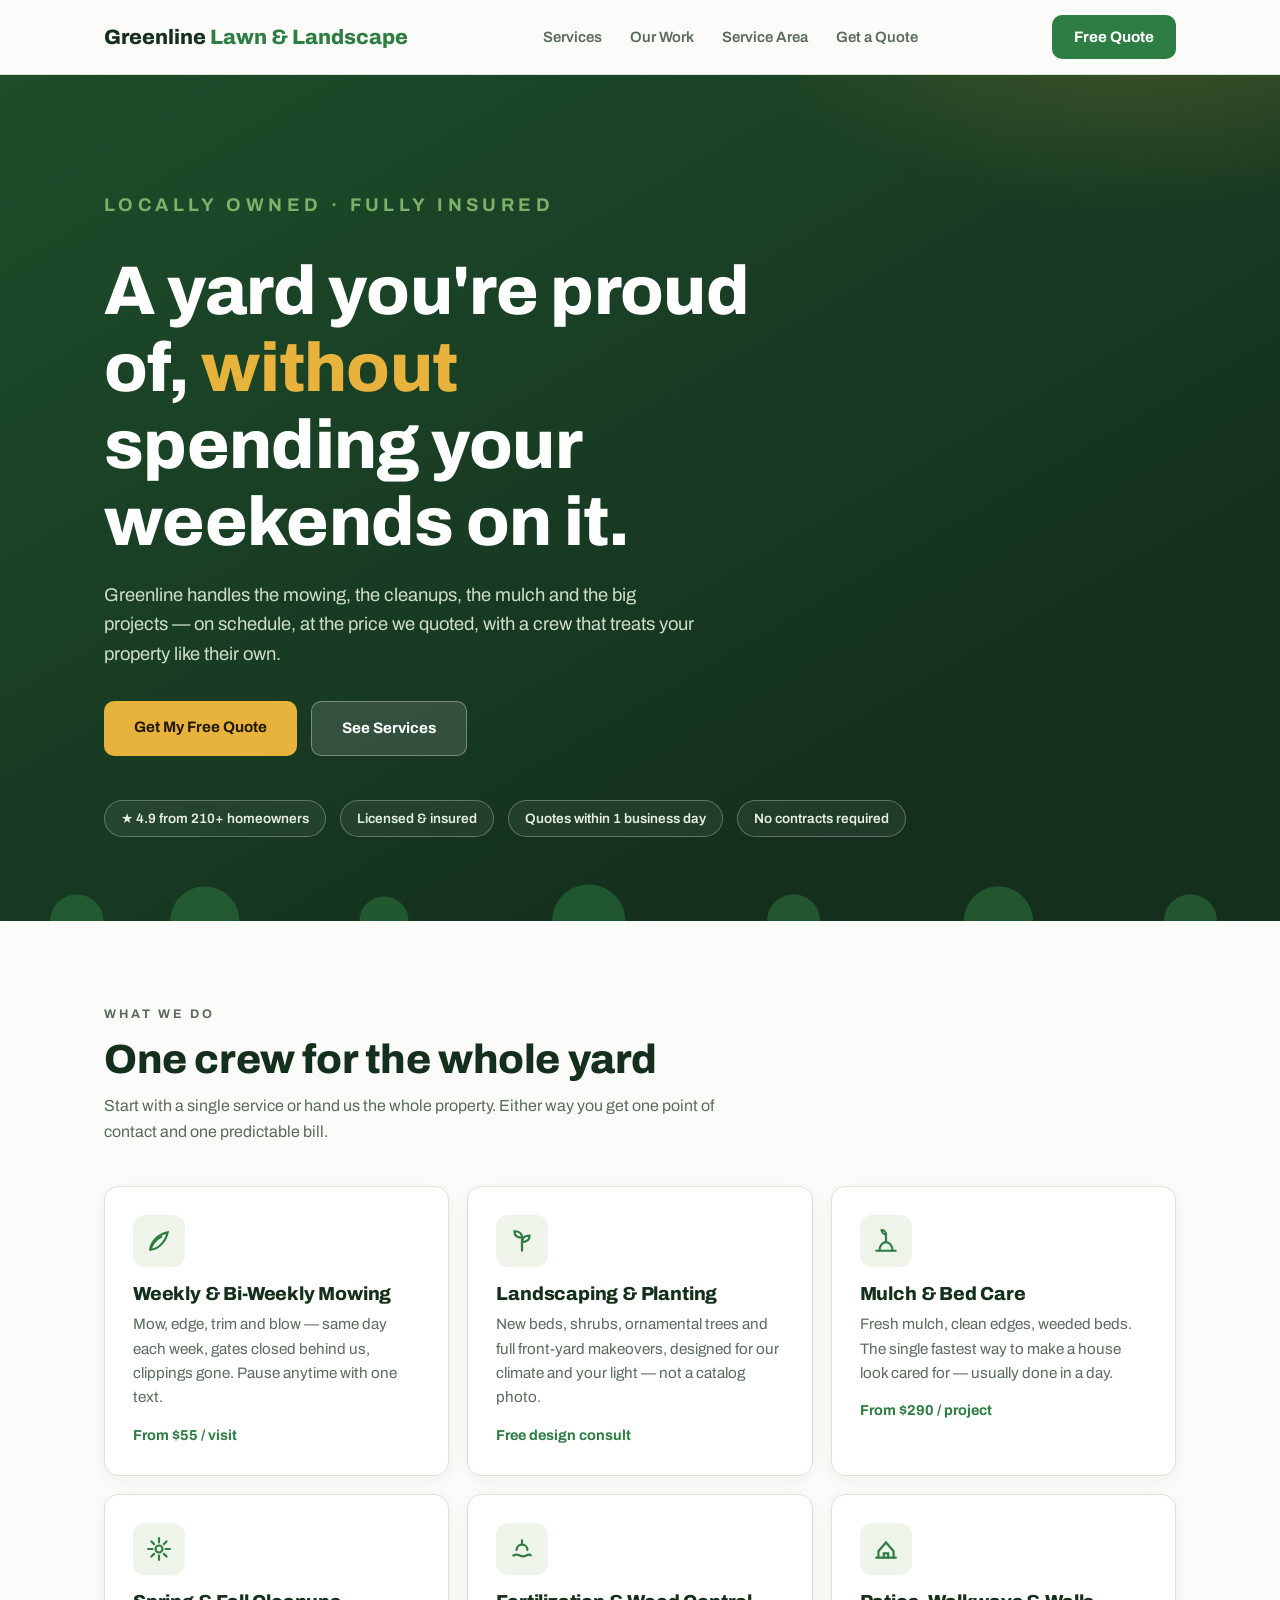
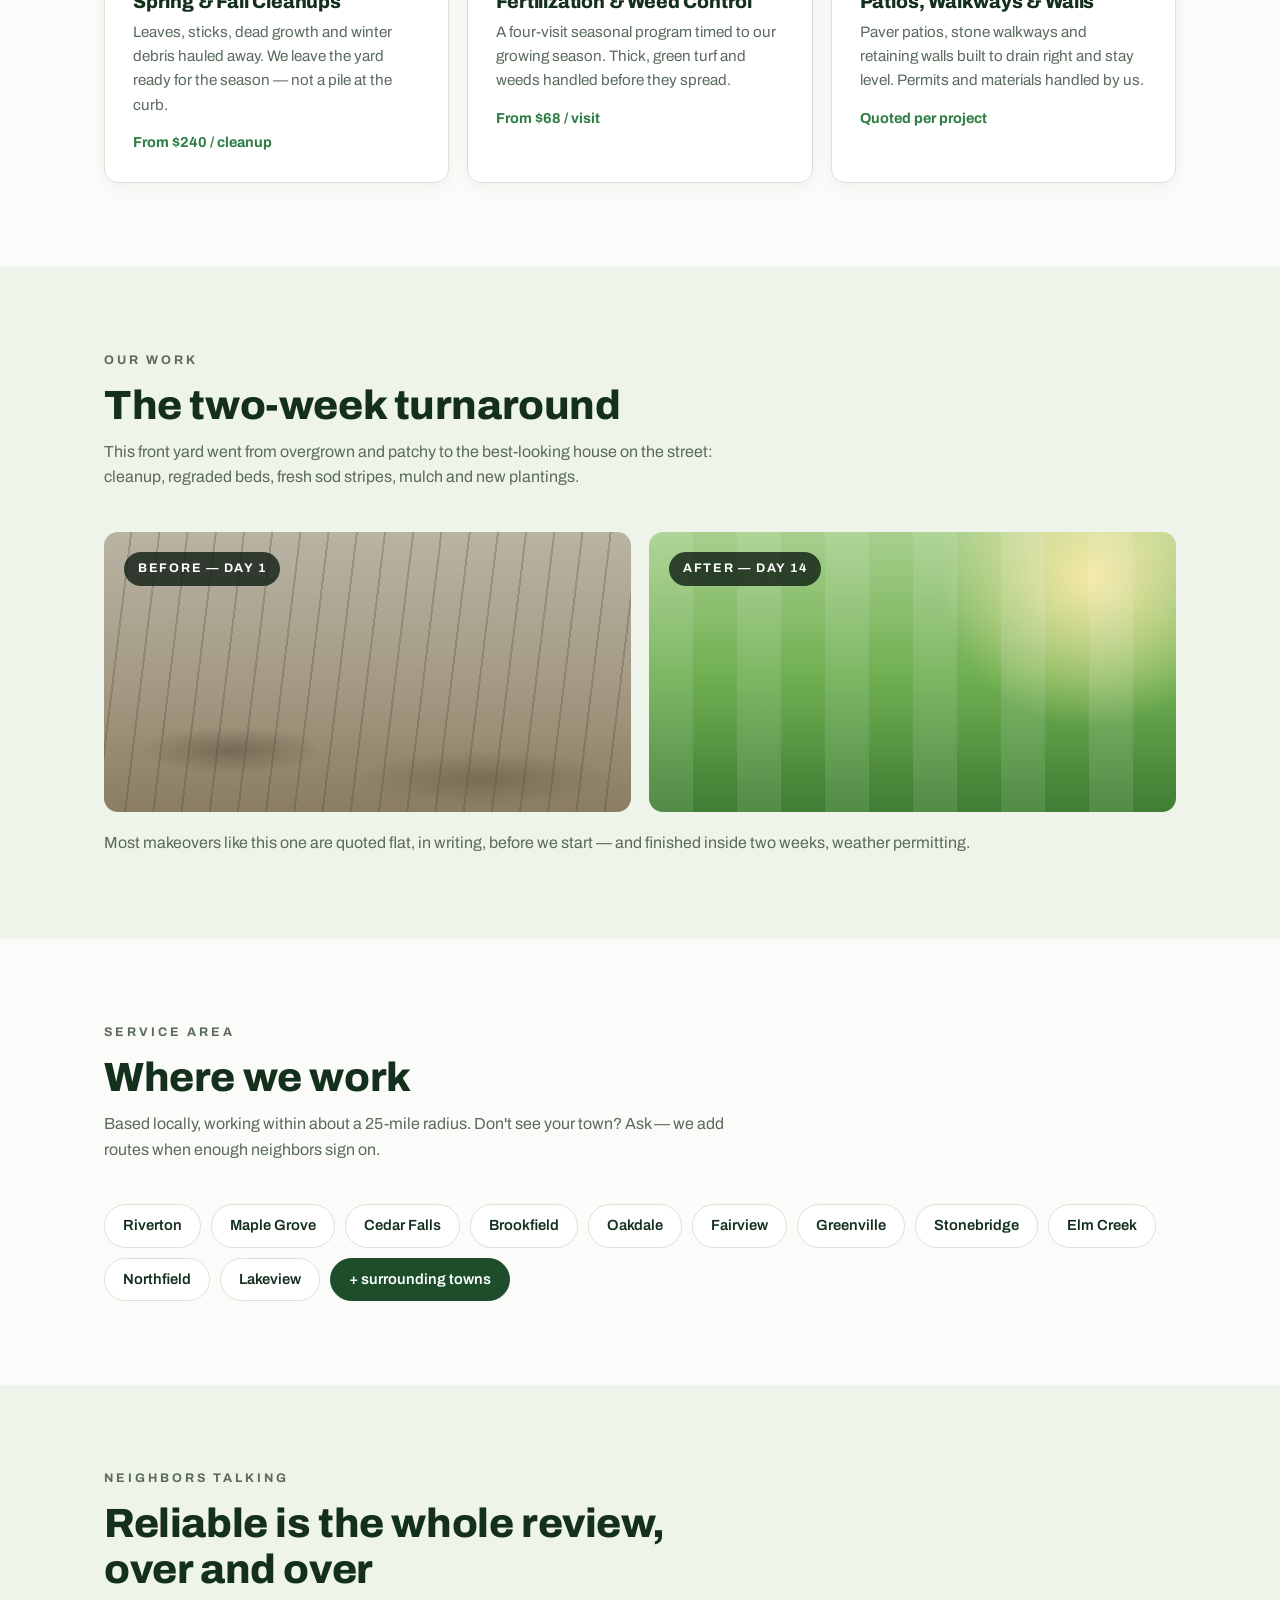
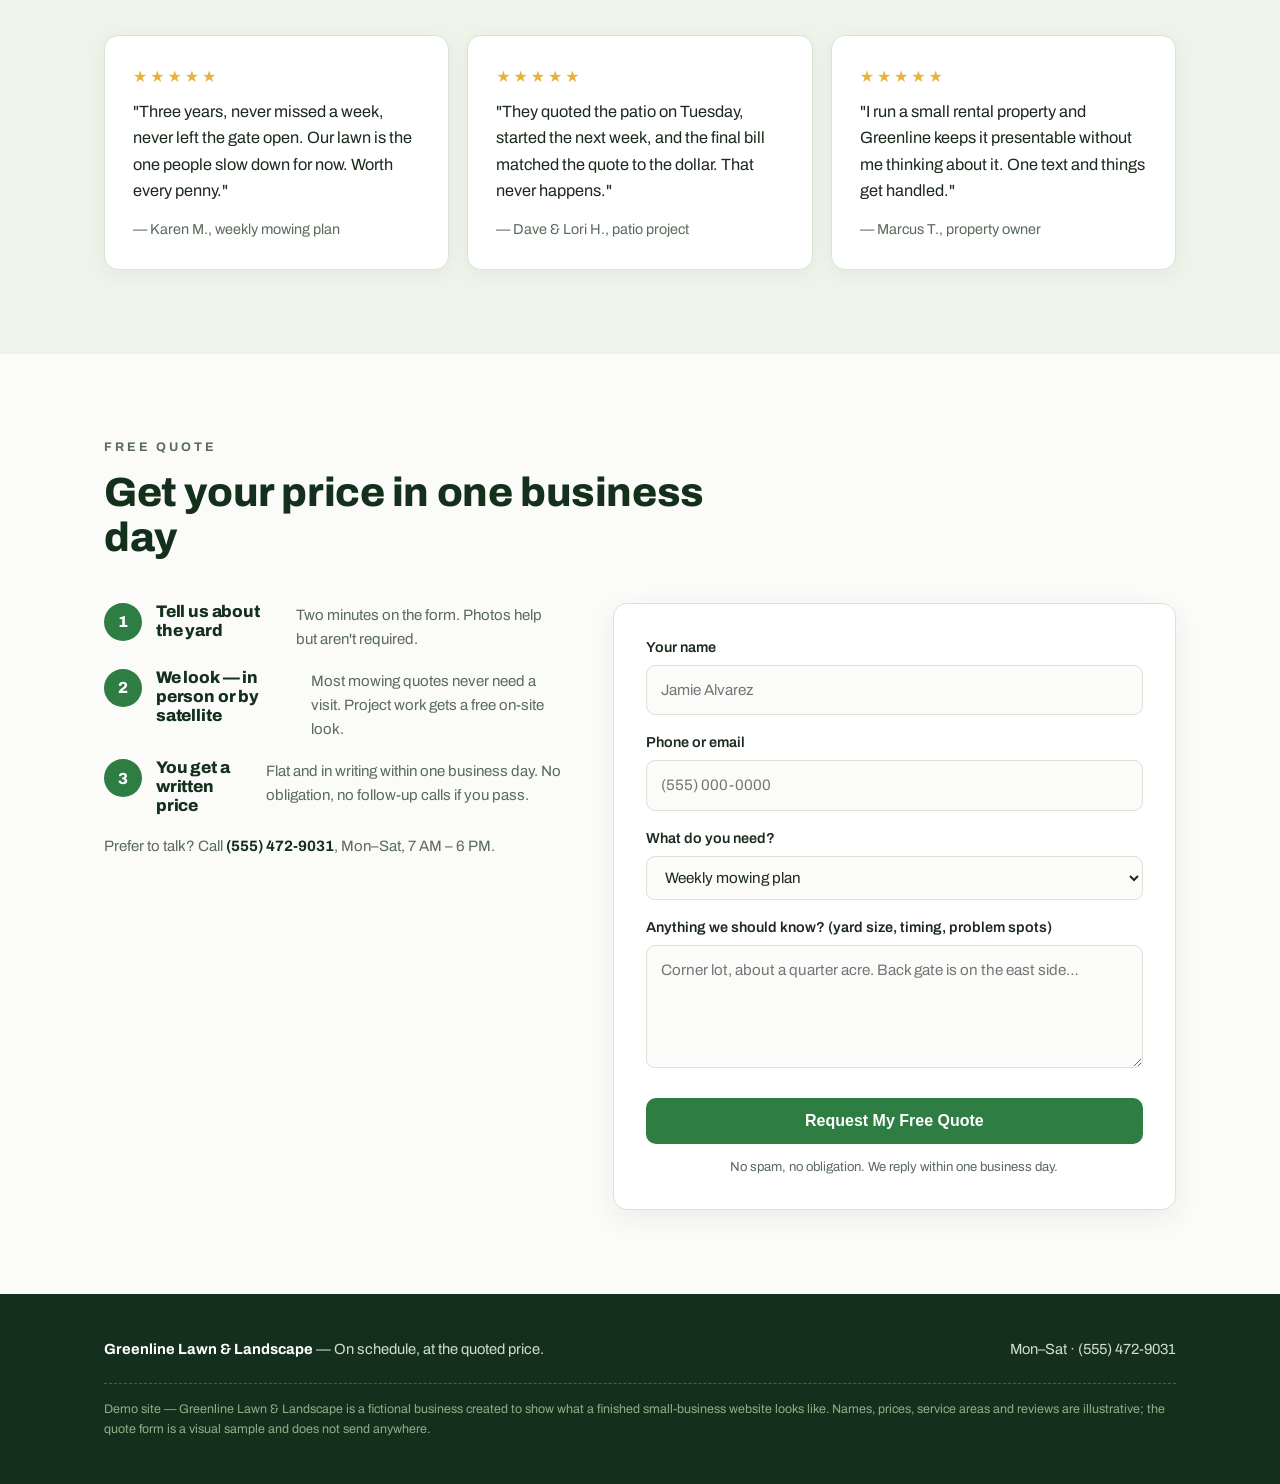
<file: portfolio/landscaping/index.html>
<!DOCTYPE html>
<html lang="en">
<head>
<meta charset="UTF-8">
<meta name="viewport" content="width=device-width, initial-scale=1.0">
<title>Greenline Lawn &amp; Landscape | Lawn Care &amp; Landscaping You Don't Have to Chase</title>
<meta name="description" content="Greenline Lawn & Landscape: reliable mowing plans, cleanups, mulch, planting and full landscape projects. Locally owned, fully insured, free quotes within one business day.">
<link rel="icon" type="image/svg+xml" href="favicon.svg">
<link rel="preconnect" href="https://fonts.googleapis.com">
<link rel="preconnect" href="https://fonts.gstatic.com" crossorigin>
<link href="https://fonts.googleapis.com/css2?family=Archivo:wght@400;600;700;800&display=swap" rel="stylesheet">
<link rel="stylesheet" href="styles.css">
</head>
<body>

<header>
  <div class="nav">
    <a class="logo" href="#top">Greenline <span>Lawn &amp; Landscape</span></a>
    <nav>
      <ul>
        <li><a href="#services">Services</a></li>
        <li><a href="#work">Our Work</a></li>
        <li><a href="#areas">Service Area</a></li>
        <li><a href="#quote">Get a Quote</a></li>
      </ul>
    </nav>
    <a class="btn" href="#quote">Free Quote</a>
  </div>
</header>

<main id="top">

  <!-- Hero -->
  <div class="hero">
    <div class="wrap">
      <p class="eyebrow">Locally Owned · Fully Insured</p>
      <h1>A yard you're proud of, <em>without</em> spending your weekends on it.</h1>
      <p>Greenline handles the mowing, the cleanups, the mulch and the big projects — on schedule, at the price we quoted, with a crew that treats your property like their own.</p>
      <div class="hero-ctas">
        <a class="btn sun" href="#quote">Get My Free Quote</a>
        <a class="btn" href="#services" style="background:rgba(255,255,255,.12);border:1px solid rgba(255,255,255,.35)">See Services</a>
      </div>
      <div class="trustbar">
        <span>★ 4.9 from 210+ homeowners</span>
        <span>Licensed &amp; insured</span>
        <span>Quotes within 1 business day</span>
        <span>No contracts required</span>
      </div>
    </div>
  </div>

  <!-- Services -->
  <section id="services">
    <div class="wrap">
      <div class="section-head">
        <p class="eyebrow">What We Do</p>
        <h2>One crew for the whole yard</h2>
        <p>Start with a single service or hand us the whole property. Either way you get one point of contact and one predictable bill.</p>
      </div>
      <div class="services">
        <div class="service">
          <div class="icon"><svg width="26" height="26" viewBox="0 0 24 24" fill="none" stroke="#2e7d43" stroke-width="2" stroke-linecap="round"><path d="M4 20c6 0 14-6 16-16-10 2-16 10-16 16z"/><path d="M4 20c2-6 6-10 10-12"/></svg></div>
          <h3>Weekly &amp; Bi-Weekly Mowing</h3>
          <p>Mow, edge, trim and blow — same day each week, gates closed behind us, clippings gone. Pause anytime with one text.</p>
          <p class="from">From $55 / visit</p>
        </div>
        <div class="service">
          <div class="icon"><svg width="26" height="26" viewBox="0 0 24 24" fill="none" stroke="#2e7d43" stroke-width="2" stroke-linecap="round"><path d="M12 21V9"/><path d="M12 9C12 5 9 3 5 3c0 4 3 6 7 6z"/><path d="M12 13c0-4 3-6 7-6 0 4-3 6-7 6z"/></svg></div>
          <h3>Landscaping &amp; Planting</h3>
          <p>New beds, shrubs, ornamental trees and full front-yard makeovers, designed for our climate and your light — not a catalog photo.</p>
          <p class="from">Free design consult</p>
        </div>
        <div class="service">
          <div class="icon"><svg width="26" height="26" viewBox="0 0 24 24" fill="none" stroke="#2e7d43" stroke-width="2" stroke-linecap="round"><path d="M3 21h18"/><path d="M6 21c0-5 3-8 6-8s6 3 6 8"/><path d="M12 13V6"/><path d="M12 6c-2 0-4-1.6-4-4 2 0 4 1.6 4 4z"/></svg></div>
          <h3>Mulch &amp; Bed Care</h3>
          <p>Fresh mulch, clean edges, weeded beds. The single fastest way to make a house look cared for — usually done in a day.</p>
          <p class="from">From $290 / project</p>
        </div>
        <div class="service">
          <div class="icon"><svg width="26" height="26" viewBox="0 0 24 24" fill="none" stroke="#2e7d43" stroke-width="2" stroke-linecap="round"><circle cx="12" cy="12" r="3.2"/><path d="M12 2v4M12 18v4M2 12h4M18 12h4M5 5l2.5 2.5M16.5 16.5L19 19M19 5l-2.5 2.5M7.5 16.5L5 19"/></svg></div>
          <h3>Spring &amp; Fall Cleanups</h3>
          <p>Leaves, sticks, dead growth and winter debris hauled away. We leave the yard ready for the season — not a pile at the curb.</p>
          <p class="from">From $240 / cleanup</p>
        </div>
        <div class="service">
          <div class="icon"><svg width="26" height="26" viewBox="0 0 24 24" fill="none" stroke="#2e7d43" stroke-width="2" stroke-linecap="round"><path d="M4 18c2-1 4-1 6 0s4 1 6 0 4-1 4 0"/><path d="M7 13c0-3 2-5 5-5s5 2 5 5"/><path d="M12 8V4"/></svg></div>
          <h3>Fertilization &amp; Weed Control</h3>
          <p>A four-visit seasonal program timed to our growing season. Thick, green turf and weeds handled before they spread.</p>
          <p class="from">From $68 / visit</p>
        </div>
        <div class="service">
          <div class="icon"><svg width="26" height="26" viewBox="0 0 24 24" fill="none" stroke="#2e7d43" stroke-width="2" stroke-linecap="round"><path d="M3 20h18"/><path d="M5 20v-6l7-8 7 8v6"/><path d="M10 20v-4h4v4"/></svg></div>
          <h3>Patios, Walkways &amp; Walls</h3>
          <p>Paver patios, stone walkways and retaining walls built to drain right and stay level. Permits and materials handled by us.</p>
          <p class="from">Quoted per project</p>
        </div>
      </div>
    </div>
  </section>

  <!-- Before / After -->
  <section class="alt" id="work">
    <div class="wrap">
      <div class="section-head">
        <p class="eyebrow">Our Work</p>
        <h2>The two-week turnaround</h2>
        <p>This front yard went from overgrown and patchy to the best-looking house on the street: cleanup, regraded beds, fresh sod stripes, mulch and new plantings.</p>
      </div>
      <div class="ba">
        <div class="panel before"><span class="tag">Before — Day 1</span></div>
        <div class="panel after"><span class="tag">After — Day 14</span></div>
      </div>
      <p class="ba-note">Most makeovers like this one are quoted flat, in writing, before we start — and finished inside two weeks, weather permitting.</p>
    </div>
  </section>

  <!-- Service area -->
  <section id="areas">
    <div class="wrap">
      <div class="section-head">
        <p class="eyebrow">Service Area</p>
        <h2>Where we work</h2>
        <p>Based locally, working within about a 25-mile radius. Don't see your town? Ask — we add routes when enough neighbors sign on.</p>
      </div>
      <div class="areas">
        <span>Riverton</span><span>Maple Grove</span><span>Cedar Falls</span><span>Brookfield</span>
        <span>Oakdale</span><span>Fairview</span><span>Greenville</span><span>Stonebridge</span>
        <span>Elm Creek</span><span>Northfield</span><span>Lakeview</span><span class="more">+ surrounding towns</span>
      </div>
    </div>
  </section>

  <!-- Testimonials -->
  <section class="alt">
    <div class="wrap">
      <div class="section-head">
        <p class="eyebrow">Neighbors Talking</p>
        <h2>Reliable is the whole review, over and over</h2>
      </div>
      <div class="quotes">
        <blockquote>
          <div class="stars">★★★★★</div>
          <p>"Three years, never missed a week, never left the gate open. Our lawn is the one people slow down for now. Worth every penny."</p>
          <footer>— Karen M., weekly mowing plan</footer>
        </blockquote>
        <blockquote>
          <div class="stars">★★★★★</div>
          <p>"They quoted the patio on Tuesday, started the next week, and the final bill matched the quote to the dollar. That never happens."</p>
          <footer>— Dave &amp; Lori H., patio project</footer>
        </blockquote>
        <blockquote>
          <div class="stars">★★★★★</div>
          <p>"I run a small rental property and Greenline keeps it presentable without me thinking about it. One text and things get handled."</p>
          <footer>— Marcus T., property owner</footer>
        </blockquote>
      </div>
    </div>
  </section>

  <!-- Quote -->
  <section id="quote">
    <div class="wrap">
      <div class="section-head">
        <p class="eyebrow">Free Quote</p>
        <h2>Get your price in one business day</h2>
      </div>
      <div class="quote-grid">
        <div class="promise">
          <div><span class="n">1</span><div><h3>Tell us about the yard</h3><p>Two minutes on the form. Photos help but aren't required.</p></div></div>
          <div><span class="n">2</span><div><h3>We look — in person or by satellite</h3><p>Most mowing quotes never need a visit. Project work gets a free on-site look.</p></div></div>
          <div><span class="n">3</span><div><h3>You get a written price</h3><p>Flat and in writing within one business day. No obligation, no follow-up calls if you pass.</p></div></div>
          <p style="color:var(--soft)">Prefer to talk? Call <strong style="color:var(--green-900)">(555) 472-9031</strong>, Mon–Sat, 7 AM – 6 PM.</p>
        </div>
        <form action="#" method="post" onsubmit="return false;">
          <label for="qname">Your name</label>
          <input id="qname" name="name" type="text" placeholder="Jamie Alvarez" autocomplete="name">
          <label for="qcontact">Phone or email</label>
          <input id="qcontact" name="contact" type="text" placeholder="(555) 000-0000">
          <label for="qservice">What do you need?</label>
          <select id="qservice" name="service">
            <option>Weekly mowing plan</option>
            <option>Spring / fall cleanup</option>
            <option>Mulch &amp; bed care</option>
            <option>Landscaping / planting</option>
            <option>Patio, walkway or wall</option>
            <option>Something else</option>
          </select>
          <label for="qnotes">Anything we should know? (yard size, timing, problem spots)</label>
          <textarea id="qnotes" name="notes" rows="4" placeholder="Corner lot, about a quarter acre. Back gate is on the east side…"></textarea>
          <button class="btn" type="submit">Request My Free Quote</button>
          <p class="form-note">No spam, no obligation. We reply within one business day.</p>
        </form>
      </div>
    </div>
  </section>

</main>

<footer class="site">
  <div class="wrap">
    <div class="foot">
      <span><strong>Greenline Lawn &amp; Landscape</strong> — On schedule, at the quoted price.</span>
      <span>Mon–Sat · (555) 472-9031</span>
    </div>
    <p class="demo-note">Demo site — Greenline Lawn &amp; Landscape is a fictional business created to show what a finished small-business website looks like. Names, prices, service areas and reviews are illustrative; the quote form is a visual sample and does not send anywhere.</p>
  </div>
</footer>

</body>
</html>
</file>
<file: styles.css>
:root{
  --navy:#1d2a38;
  --navy-2:#24344a;
  --ink:#22303e;
  --soft:#5c6b7a;
  --paper:#ffffff;
  --mist:#f4f6f8;
  --line:#dde4ea;
  --amber:#e8a33d;
  --amber-dark:#c9852a;
  --radius:16px;
}
*{margin:0;padding:0;box-sizing:border-box}
html{scroll-behavior:smooth}
body{
  background:var(--paper);color:var(--ink);
  font-family:"Archivo",system-ui,-apple-system,"Segoe UI",sans-serif;
  line-height:1.65;-webkit-font-smoothing:antialiased;
}
h1,h2,h3{font-weight:800;letter-spacing:-.015em;line-height:1.12;color:var(--navy)}
a{color:inherit}
.wrap{max-width:1100px;margin:0 auto;padding:0 24px}
.eyebrow{color:var(--amber-dark);font-size:.78rem;font-weight:700;letter-spacing:.24em;text-transform:uppercase}
.btn{
  display:inline-block;background:var(--amber);color:#241a05;text-decoration:none;font-weight:700;
  padding:14px 30px;border-radius:999px;font-size:.95rem;transition:background .15s ease,transform .15s ease;
}
.btn:hover{background:#f2b354;transform:translateY(-2px)}
.btn.ghost{background:transparent;color:#fff;border:1.5px solid rgba(255,255,255,.5)}
.btn.ghost:hover{border-color:#fff;background:rgba(255,255,255,.08)}

/* Header */
header{position:sticky;top:0;z-index:50;background:rgba(255,255,255,.95);backdrop-filter:blur(8px);border-bottom:1px solid var(--line)}
.nav{display:flex;align-items:center;justify-content:space-between;padding:15px 24px;max-width:1100px;margin:0 auto}
.logo{font-weight:800;font-size:1.28rem;text-decoration:none;color:var(--navy)}
.logo span{color:var(--amber-dark)}
nav ul{display:flex;gap:28px;list-style:none}
nav ul a{text-decoration:none;font-weight:600;font-size:.93rem;color:var(--soft)}
nav ul a:hover{color:var(--navy)}
.nav .btn{padding:10px 22px}
@media(max-width:760px){nav ul{display:none}}

/* Hero */
.hero{
  background:
    radial-gradient(760px 380px at 88% -10%,rgba(232,163,61,.20),transparent 55%),
    linear-gradient(155deg,var(--navy-2),var(--navy) 75%);
  color:#fff;padding:96px 0 88px;position:relative;overflow:hidden;
}
.hero::after{
  content:"";position:absolute;inset:auto 0 0 0;height:90px;
  background:repeating-linear-gradient(90deg,rgba(255,255,255,.03) 0 2px,transparent 2px 90px);
}
.hero h1{color:#fff;font-size:clamp(2.5rem,6vw,4.2rem);max-width:16ch}
.hero h1 em{font-style:normal;color:var(--amber)}
.hero p{color:#c3cfdb;font-size:1.16rem;max-width:56ch;margin:20px 0 32px}
.hero .eyebrow{color:var(--amber)}
.hero-ctas{display:flex;gap:14px;flex-wrap:wrap;position:relative;z-index:1}
.hero-points{display:flex;gap:28px;flex-wrap:wrap;margin-top:46px;position:relative;z-index:1}
.hero-points span{font-size:.92rem;color:#dbe4ec;font-weight:600}
.hero-points span::before{content:"✓ ";color:var(--amber);font-weight:800}

/* Sections */
section{padding:84px 0}
.section-head{max-width:640px;margin-bottom:42px}
.section-head.center{margin-left:auto;margin-right:auto;text-align:center}
.section-head h2{font-size:clamp(1.85rem,3.8vw,2.55rem);margin:12px 0 10px}
.section-head p{color:var(--soft)}
.alt{background:var(--mist)}

/* Portfolio cards */
.demos{display:grid;grid-template-columns:repeat(auto-fit,minmax(300px,1fr));gap:20px}
.demo{
  background:#fff;border:1px solid var(--line);border-radius:var(--radius);overflow:hidden;
  text-decoration:none;display:block;box-shadow:0 6px 24px rgba(29,42,56,.06);
  transition:transform .15s ease,box-shadow .15s ease;
}
.demo:hover{transform:translateY(-4px);box-shadow:0 14px 34px rgba(29,42,56,.12)}
.preview{height:190px;position:relative;overflow:hidden}
.preview .bar{
  position:absolute;top:0;left:0;right:0;height:26px;background:rgba(10,14,18,.28);
  display:flex;align-items:center;gap:5px;padding:0 12px;z-index:2;
}
.preview .bar i{width:8px;height:8px;border-radius:50%;background:rgba(255,255,255,.75);display:block}
.preview .scene{position:absolute;inset:0;padding:44px 22px 18px;color:#fff}
.preview .scene strong{display:block;font-size:1.25rem;line-height:1.2;max-width:15ch}
.preview .scene small{opacity:.85;font-size:.82rem}
.p-barber{background:radial-gradient(500px 220px at 85% 0%,rgba(201,162,75,.35),transparent 60%),linear-gradient(160deg,#232328,#0e0e10)}
.p-barber .scene strong{font-family:Georgia,serif;text-transform:uppercase;letter-spacing:.03em}
.p-cafe{background:radial-gradient(500px 220px at 15% 0%,rgba(255,205,140,.5),transparent 60%),linear-gradient(160deg,#c97b3f,#8f4b24)}
.p-cafe .scene strong{font-family:Georgia,serif;font-style:italic;font-weight:600}
.p-lawn{background:radial-gradient(500px 220px at 85% 0%,rgba(232,179,60,.35),transparent 55%),linear-gradient(160deg,#2e7d43,#14301d)}
.demo .body{padding:22px 24px 26px}
.demo h3{font-size:1.12rem;margin-bottom:6px}
.demo p{color:var(--soft);font-size:.93rem}
.demo .view{margin-top:14px;font-weight:700;color:var(--amber-dark);font-size:.9rem}

/* Pricing */
.pricing{display:grid;grid-template-columns:1.15fr .85fr;gap:20px;align-items:stretch}
@media(max-width:820px){.pricing{grid-template-columns:1fr}}
.plan{background:#fff;border:1px solid var(--line);border-radius:var(--radius);padding:36px;box-shadow:0 6px 24px rgba(29,42,56,.05)}
.plan.featured{background:var(--navy);color:#fff;border-color:var(--navy)}
.plan.featured h3{color:#fff}
.plan .amount{font-size:2.9rem;font-weight:800;letter-spacing:-.02em;line-height:1;margin:10px 0 4px}
.plan .amount small{font-size:1rem;font-weight:600;color:var(--soft)}
.plan.featured .amount small{color:#aebdcb}
.plan ul{list-style:none;margin:20px 0 6px}
.plan li{padding:8px 0;border-bottom:1px solid var(--line);font-size:.96rem}
.plan.featured li{border-color:rgba(255,255,255,.14)}
.plan li::before{content:"✓ ";color:var(--amber-dark);font-weight:800}
.plan.featured li::before{color:var(--amber)}
.plan p.fine{color:var(--soft);font-size:.86rem;margin-top:14px}
.plan.featured p.fine{color:#aebdcb}

/* Steps */
.steps{display:grid;grid-template-columns:repeat(auto-fit,minmax(280px,1fr));gap:20px}
.step{background:#fff;border:1px solid var(--line);border-radius:var(--radius);padding:30px}
.step .n{
  width:42px;height:42px;border-radius:50%;background:var(--navy);color:#fff;font-weight:800;
  display:flex;align-items:center;justify-content:center;margin-bottom:16px;font-size:1.05rem;
}
.step h3{font-size:1.12rem;margin-bottom:8px}
.step p{color:var(--soft);font-size:.95rem}

/* FAQ */
.faq{max-width:760px}
details{border:1px solid var(--line);border-radius:12px;background:#fff;margin-bottom:12px;padding:0 22px}
summary{cursor:pointer;font-weight:700;padding:18px 0;color:var(--navy);list-style:none}
summary::-webkit-details-marker{display:none}
summary::after{content:"+";float:right;color:var(--amber-dark);font-size:1.25rem;line-height:1}
details[open ] summary::after{content:"–"}
details p{color:var(--soft);padding:0 0 18px;font-size:.96rem}

/* Contact */
.contact{
  background:linear-gradient(150deg,var(--navy-2),var(--navy));color:#fff;border-radius:22px;
  padding:54px;text-align:center;position:relative;overflow:hidden;
}
.contact h2{color:#fff;font-size:clamp(1.8rem,3.6vw,2.4rem);max-width:24ch;margin:0 auto 12px}
.contact p{color:#c3cfdb;max-width:52ch;margin:0 auto 28px}
.contact .mail{
  display:inline-block;background:rgba(255,255,255,.08);border:1px solid rgba(255,255,255,.25);
  padding:14px 28px;border-radius:999px;font-weight:700;color:#fff;text-decoration:none;font-size:1.05rem;
}
.contact .mail:hover{border-color:var(--amber);color:var(--amber)}

/* Footer */
footer.site{border-top:1px solid var(--line);padding:40px 0;background:var(--mist)}
.foot{display:flex;justify-content:space-between;gap:24px;flex-wrap:wrap;color:var(--soft);font-size:.9rem}
</file>
<file: portfolio/barbershop/styles.css>
:root{
  --ink:#111113;
  --ink-2:#17171a;
  --ink-3:#1f1f23;
  --line:#2a2a30;
  --paper:#f4f1ea;
  --muted:#a7a29a;
  --gold:#c9a24b;
  --gold-soft:#e3c87e;
  --radius:14px;
}
*{margin:0;padding:0;box-sizing:border-box}
html{scroll-behavior:smooth}
body{
  background:var(--ink);
  color:var(--paper);
  font-family:"Archivo",system-ui,-apple-system,"Segoe UI",sans-serif;
  line-height:1.6;
  -webkit-font-smoothing:antialiased;
}
h1,h2,h3,.display{font-family:"Oswald","Archivo",sans-serif;text-transform:uppercase;letter-spacing:.04em;line-height:1.05}
a{color:inherit}
.wrap{max-width:1120px;margin:0 auto;padding:0 24px}
.eyebrow{color:var(--gold);font-size:.78rem;font-weight:700;letter-spacing:.28em;text-transform:uppercase}
.btn{
  display:inline-block;background:var(--gold);color:#141414;font-weight:700;
  padding:14px 30px;border-radius:999px;text-decoration:none;letter-spacing:.06em;
  text-transform:uppercase;font-size:.85rem;transition:transform .15s ease,background .15s ease;
}
.btn:hover{background:var(--gold-soft);transform:translateY(-2px)}
.btn.ghost{background:transparent;color:var(--paper);border:1px solid var(--line)}
.btn.ghost:hover{border-color:var(--gold);color:var(--gold)}

/* Header */
header{
  position:sticky;top:0;z-index:50;background:rgba(17,17,19,.92);
  backdrop-filter:blur(8px);border-bottom:1px solid var(--line);
}
.nav{display:flex;align-items:center;justify-content:space-between;padding:16px 24px;max-width:1120px;margin:0 auto}
.logo{font-family:"Oswald",sans-serif;font-size:1.35rem;font-weight:600;letter-spacing:.08em;text-transform:uppercase;text-decoration:none}
.logo span{color:var(--gold)}
nav ul{display:flex;gap:30px;list-style:none}
nav ul a{text-decoration:none;font-size:.85rem;font-weight:600;letter-spacing:.12em;text-transform:uppercase;color:var(--muted)}
nav ul a:hover{color:var(--gold)}
.nav .btn{padding:10px 22px}
@media(max-width:760px){nav ul{display:none}}

/* Hero */
.hero{
  position:relative;padding:110px 0 90px;overflow:hidden;
  background:
    radial-gradient(900px 480px at 85% -10%,rgba(201,162,75,.16),transparent 60%),
    linear-gradient(180deg,#131316,#0d0d0f);
}
.hero::after{
  content:"";position:absolute;inset:auto 0 0 0;height:120px;
  background:repeating-linear-gradient(-45deg,rgba(255,255,255,.025) 0 2px,transparent 2px 14px);
  pointer-events:none;
}
.hero h1{font-size:clamp(2.8rem,7vw,5.2rem);font-weight:600;max-width:12ch}
.hero h1 em{font-style:normal;color:var(--gold)}
.hero p{color:var(--muted);font-size:1.15rem;max-width:52ch;margin:22px 0 34px}
.hero-ctas{display:flex;gap:14px;flex-wrap:wrap}
.hero-meta{display:flex;gap:34px;margin-top:52px;flex-wrap:wrap}
.hero-meta div strong{display:block;font-family:"Oswald",sans-serif;font-size:1.5rem;color:var(--paper)}
.hero-meta div span{color:var(--muted);font-size:.82rem;letter-spacing:.14em;text-transform:uppercase}

/* Sections */
section{padding:88px 0}
.section-head{max-width:640px;margin-bottom:44px}
.section-head h2{font-size:clamp(1.9rem,4vw,2.7rem);margin:12px 0 10px}
.section-head p{color:var(--muted)}
.alt{background:var(--ink-2);border-top:1px solid var(--line);border-bottom:1px solid var(--line)}

/* Services */
.services{display:grid;grid-template-columns:repeat(auto-fit,minmax(300px,1fr));gap:18px}
.service{
  background:var(--ink-3);border:1px solid var(--line);border-radius:var(--radius);
  padding:28px;display:flex;flex-direction:column;gap:8px;transition:border-color .15s ease,transform .15s ease;
}
.service:hover{border-color:var(--gold);transform:translateY(-3px)}
.service .row{display:flex;justify-content:space-between;align-items:baseline;gap:12px}
.service h3{font-size:1.15rem}
.price{font-family:"Oswald",sans-serif;color:var(--gold);font-size:1.3rem;white-space:nowrap}
.service p{color:var(--muted);font-size:.95rem}
.service .time{margin-top:auto;padding-top:10px;font-size:.78rem;letter-spacing:.16em;text-transform:uppercase;color:#7d786f}

/* Barbers */
.barbers{display:grid;grid-template-columns:repeat(auto-fit,minmax(280px,1fr));gap:18px}
.barber{background:var(--ink-3);border:1px solid var(--line);border-radius:var(--radius);padding:30px;text-align:left}
.avatar{
  width:76px;height:76px;border-radius:50%;display:flex;align-items:center;justify-content:center;
  font-family:"Oswald",sans-serif;font-size:1.6rem;color:#141414;margin-bottom:18px;
  background:linear-gradient(135deg,var(--gold),#8a6d2a);
}
.barber:nth-child(2) .avatar{background:linear-gradient(135deg,#d8d2c4,#8f887a)}
.barber:nth-child(3) .avatar{background:linear-gradient(135deg,#e3c87e,#a37f35)}
.barber h3{font-size:1.2rem}
.barber .role{color:var(--gold);font-size:.8rem;letter-spacing:.18em;text-transform:uppercase;font-weight:700;margin:4px 0 10px}
.barber p{color:var(--muted);font-size:.95rem}

/* Gallery */
.gallery{display:grid;grid-template-columns:repeat(4,1fr);gap:14px}
.tile{
  aspect-ratio:1;border-radius:var(--radius);position:relative;overflow:hidden;
  display:flex;align-items:flex-end;padding:16px;
  font-family:"Oswald",sans-serif;text-transform:uppercase;letter-spacing:.1em;font-size:.85rem;
}
.tile::before{content:"";position:absolute;inset:0;opacity:.9}
.tile span{position:relative;z-index:1;background:rgba(10,10,12,.65);padding:4px 10px;border-radius:6px}
.t1::before{background:radial-gradient(circle at 30% 20%,#3d3d44,#17171a 70%)}
.t2::before{background:repeating-linear-gradient(90deg,#232329 0 18px,#1a1a1f 18px 36px)}
.t3::before{background:radial-gradient(circle at 70% 80%,rgba(201,162,75,.5),transparent 55%),linear-gradient(160deg,#26262c,#121214)}
.t4::before{background:repeating-linear-gradient(-45deg,#1d1d22 0 10px,#141417 10px 20px)}
.t5::before{background:radial-gradient(circle at 50% 0%,#38383f,#141416 75%)}
.t6::before{background:linear-gradient(200deg,#2b2b31,#101012 60%),radial-gradient(circle at 85% 15%,rgba(201,162,75,.35),transparent 40%)}
.t7::before{background:repeating-linear-gradient(0deg,#202027 0 3px,#151518 3px 22px)}
.t8::before{background:radial-gradient(circle at 15% 85%,rgba(201,162,75,.45),transparent 50%),linear-gradient(140deg,#242429,#0f0f11)}
@media(max-width:760px){.gallery{grid-template-columns:repeat(2,1fr)}}

/* Testimonials */
.quotes{display:grid;grid-template-columns:repeat(auto-fit,minmax(300px,1fr));gap:18px}
blockquote{background:var(--ink-3);border:1px solid var(--line);border-left:3px solid var(--gold);border-radius:var(--radius);padding:28px}
blockquote p{font-size:1.02rem}
blockquote footer{margin-top:14px;color:var(--muted);font-size:.88rem}
.stars{color:var(--gold);letter-spacing:.2em;margin-bottom:10px}

/* Visit */
.visit{display:grid;grid-template-columns:1.1fr .9fr;gap:44px;align-items:start}
@media(max-width:820px){.visit{grid-template-columns:1fr}}
.hours{width:100%;border-collapse:collapse}
.hours td{padding:11px 0;border-bottom:1px solid var(--line);color:var(--muted)}
.hours td:last-child{text-align:right;color:var(--paper);font-weight:600}
.hours tr.today td{color:var(--gold)}
.visit-card{background:var(--ink-3);border:1px solid var(--line);border-radius:var(--radius);padding:30px}
.visit-card h3{margin-bottom:12px}
.visit-card p{color:var(--muted);margin-bottom:8px}
.visit-card .btn{margin-top:16px}

/* Footer */
footer.site{border-top:1px solid var(--line);padding:44px 0;background:#0c0c0e}
.foot{display:flex;justify-content:space-between;gap:24px;flex-wrap:wrap;color:var(--muted);font-size:.9rem}
.demo-note{margin-top:22px;font-size:.78rem;color:#6b675f;border-top:1px dashed var(--line);padding-top:16px}
</file>
<file: portfolio/cafe/styles.css>
:root{
  --cream:#faf5ec;
  --cream-2:#f3ead9;
  --paper:#fffdf8;
  --ink:#2e241a;
  --soft:#6f6152;
  --rust:#b4552d;
  --rust-dark:#93431f;
  --sage:#7a8450;
  --line:#e3d7c3;
  --radius:16px;
}
*{margin:0;padding:0;box-sizing:border-box}
html{scroll-behavior:smooth}
body{
  background:var(--cream);color:var(--ink);
  font-family:"Source Sans 3",system-ui,-apple-system,"Segoe UI",sans-serif;
  line-height:1.65;-webkit-font-smoothing:antialiased;
}
h1,h2,h3,.serif{font-family:"Playfair Display",Georgia,serif;line-height:1.12;font-weight:600}
a{color:inherit}
.wrap{max-width:1080px;margin:0 auto;padding:0 24px}
.eyebrow{color:var(--rust);font-size:.76rem;font-weight:700;letter-spacing:.26em;text-transform:uppercase}
.btn{
  display:inline-block;background:var(--rust);color:#fff;text-decoration:none;font-weight:600;
  padding:14px 30px;border-radius:999px;font-size:.95rem;transition:background .15s ease,transform .15s ease;
}
.btn:hover{background:var(--rust-dark);transform:translateY(-2px)}
.btn.ghost{background:transparent;color:var(--ink);border:1.5px solid var(--ink)}
.btn.ghost:hover{background:var(--ink);color:var(--cream)}

/* Header */
header{position:sticky;top:0;z-index:50;background:rgba(250,245,236,.94);backdrop-filter:blur(8px);border-bottom:1px solid var(--line)}
.nav{display:flex;align-items:center;justify-content:space-between;padding:15px 24px;max-width:1080px;margin:0 auto}
.logo{font-family:"Playfair Display",Georgia,serif;font-size:1.45rem;font-weight:700;text-decoration:none}
.logo span{color:var(--rust);font-style:italic}
nav ul{display:flex;gap:28px;list-style:none}
nav ul a{text-decoration:none;font-weight:600;font-size:.93rem;color:var(--soft)}
nav ul a:hover{color:var(--rust)}
.nav .btn{padding:10px 22px}
@media(max-width:760px){nav ul{display:none}}

/* Hero */
.hero{
  padding:96px 0 84px;text-align:center;position:relative;overflow:hidden;
  background:
    radial-gradient(700px 340px at 12% 0%,rgba(180,85,45,.10),transparent 60%),
    radial-gradient(700px 340px at 88% 10%,rgba(122,132,80,.12),transparent 60%),
    var(--cream);
}
.hero h1{font-size:clamp(2.6rem,6.5vw,4.6rem);max-width:16ch;margin:16px auto 0}
.hero h1 em{color:var(--rust)}
.hero p.lede{color:var(--soft);font-size:1.18rem;max-width:56ch;margin:22px auto 32px}
.hero-ctas{display:flex;gap:14px;justify-content:center;flex-wrap:wrap}
.hero-rule{display:flex;align-items:center;gap:16px;max-width:420px;margin:54px auto 0;color:var(--soft);font-size:.85rem;letter-spacing:.18em;text-transform:uppercase}
.hero-rule::before,.hero-rule::after{content:"";flex:1;height:1px;background:var(--line)}

/* Sections */
section{padding:84px 0}
.section-head{max-width:620px;margin-bottom:42px}
.section-head.center{margin-left:auto;margin-right:auto;text-align:center}
.section-head h2{font-size:clamp(1.9rem,4vw,2.6rem);margin:12px 0 10px}
.section-head p{color:var(--soft)}
.alt{background:var(--cream-2)}

/* Menu */
.menu-grid{display:grid;grid-template-columns:1fr 1fr;gap:14px 56px}
@media(max-width:760px){.menu-grid{grid-template-columns:1fr}}
.menu-item{display:flex;gap:14px;align-items:baseline;padding:13px 0;border-bottom:1px dotted var(--line)}
.menu-item .dots{flex:1}
.menu-item h3{font-size:1.12rem;font-weight:600}
.menu-item p{color:var(--soft);font-size:.92rem}
.menu-item .price{font-family:"Playfair Display",Georgia,serif;font-weight:700;color:var(--rust);font-size:1.08rem;white-space:nowrap}
.menu-note{margin-top:26px;color:var(--soft);font-style:italic}

/* Story */
.story{display:grid;grid-template-columns:1fr 1fr;gap:52px;align-items:center}
@media(max-width:820px){.story{grid-template-columns:1fr}}
.story-art{
  border-radius:var(--radius);min-height:340px;position:relative;overflow:hidden;
  background:
    radial-gradient(circle at 78% 18%,rgba(255,214,150,.85),transparent 42%),
    linear-gradient(165deg,#e8b06a 0%,#c97b3f 48%,#8f4b24 100%);
}
.story-art::after{
  content:"";position:absolute;inset:0;
  background:repeating-linear-gradient(0deg,rgba(255,255,255,.05) 0 2px,transparent 2px 26px);
}
.story-art .stamp{
  position:absolute;left:26px;bottom:26px;z-index:1;color:#fff;
  font-family:"Playfair Display",Georgia,serif;font-style:italic;font-size:1.5rem;
  text-shadow:0 2px 12px rgba(0,0,0,.35);max-width:14ch;line-height:1.25;
}
.story p{color:var(--soft);margin-bottom:16px}
.story p strong{color:var(--ink)}
.stats{display:flex;gap:36px;margin-top:26px;flex-wrap:wrap}
.stats div strong{display:block;font-family:"Playfair Display",Georgia,serif;font-size:1.7rem;color:var(--rust)}
.stats div span{font-size:.82rem;letter-spacing:.12em;text-transform:uppercase;color:var(--soft)}

/* Testimonials */
.quotes{display:grid;grid-template-columns:repeat(auto-fit,minmax(290px,1fr));gap:18px}
blockquote{background:var(--paper);border:1px solid var(--line);border-radius:var(--radius);padding:28px;box-shadow:0 6px 24px rgba(46,36,26,.05)}
blockquote p{font-family:"Playfair Display",Georgia,serif;font-size:1.1rem;font-style:italic;line-height:1.5}
blockquote footer{margin-top:14px;color:var(--soft);font-size:.9rem;font-style:normal;font-family:"Source Sans 3",sans-serif}
.stars{color:var(--rust);letter-spacing:.18em;margin-bottom:10px}

/* Catering */
.catering{
  border-radius:22px;padding:52px;color:#fff;text-align:center;position:relative;overflow:hidden;
  background:linear-gradient(140deg,#7a8450,#5c6639 70%);
}
.catering h2{font-size:clamp(1.8rem,3.6vw,2.4rem);max-width:22ch;margin:0 auto 12px}
.catering p{max-width:52ch;margin:0 auto 28px;color:#eef0dd}
.catering .btn{background:#fff;color:#48512c}
.catering .btn:hover{background:var(--cream)}

/* Visit */
.visit{display:grid;grid-template-columns:1fr 1fr;gap:48px}
@media(max-width:820px){.visit{grid-template-columns:1fr}}
.hours{width:100%;border-collapse:collapse}
.hours td{padding:10px 0;border-bottom:1px solid var(--line);color:var(--soft)}
.hours td:last-child{text-align:right;color:var(--ink);font-weight:600}
.card{background:var(--paper);border:1px solid var(--line);border-radius:var(--radius);padding:30px;box-shadow:0 6px 24px rgba(46,36,26,.05)}
.card h3{font-size:1.3rem;margin-bottom:10px}
.card p{color:var(--soft);margin-bottom:8px}

/* Footer */
footer.site{border-top:1px solid var(--line);padding:42px 0;background:var(--cream-2)}
.foot{display:flex;justify-content:space-between;gap:24px;flex-wrap:wrap;color:var(--soft);font-size:.92rem}
.demo-note{margin-top:22px;font-size:.78rem;color:#9a8a74;border-top:1px dashed var(--line);padding-top:16px}
</file>
<file: portfolio/landscaping/styles.css>
:root{
  --green-900:#14301d;
  --green-800:#1e4d2b;
  --green-600:#2e7d43;
  --green-400:#7fb069;
  --mist:#eef4ea;
  --paper:#fbfcf9;
  --ink:#1c2a1e;
  --soft:#5a6b5c;
  --sun:#e8b33c;
  --line:#d9e4d4;
  --radius:14px;
}
*{margin:0;padding:0;box-sizing:border-box}
html{scroll-behavior:smooth}
body{
  background:var(--paper);color:var(--ink);
  font-family:"Archivo",system-ui,-apple-system,"Segoe UI",sans-serif;
  line-height:1.6;-webkit-font-smoothing:antialiased;
}
h1,h2,h3{font-weight:800;letter-spacing:-.01em;line-height:1.12}
a{color:inherit}
.wrap{max-width:1120px;margin:0 auto;padding:0 24px}
.eyebrow{color:var(--green-600);font-size:.78rem;font-weight:700;letter-spacing:.24em;text-transform:uppercase}
.btn{
  display:inline-block;background:var(--green-600);color:#fff;text-decoration:none;font-weight:700;
  padding:14px 30px;border-radius:10px;font-size:.95rem;transition:background .15s ease,transform .15s ease;
}
.btn:hover{background:var(--green-800);transform:translateY(-2px)}
.btn.sun{background:var(--sun);color:#231a04}
.btn.sun:hover{background:#d9a52e}
.btn.ghost{background:transparent;color:var(--green-800);border:2px solid var(--green-800)}
.btn.ghost:hover{background:var(--green-800);color:#fff}

/* Header */
header{position:sticky;top:0;z-index:50;background:rgba(251,252,249,.95);backdrop-filter:blur(8px);border-bottom:1px solid var(--line)}
.nav{display:flex;align-items:center;justify-content:space-between;padding:15px 24px;max-width:1120px;margin:0 auto}
.logo{font-weight:800;font-size:1.3rem;text-decoration:none;color:var(--green-900)}
.logo span{color:var(--green-600)}
nav ul{display:flex;gap:28px;list-style:none}
nav ul a{text-decoration:none;font-weight:600;font-size:.93rem;color:var(--soft)}
nav ul a:hover{color:var(--green-600)}
.nav .btn{padding:10px 22px}
@media(max-width:760px){nav ul{display:none}}

/* Hero */
.hero{
  color:#fff;padding:96px 0 84px;position:relative;overflow:hidden;
  background:
    radial-gradient(800px 400px at 90% -10%,rgba(232,179,60,.22),transparent 55%),
    linear-gradient(150deg,var(--green-800) 0%,var(--green-900) 78%);
}
.hero::after{
  content:"";position:absolute;left:0;right:0;bottom:0;height:56px;
  background:
    radial-gradient(circle at 6% 100%,var(--green-600) 26px,transparent 27px),
    radial-gradient(circle at 16% 100%,var(--green-600) 34px,transparent 35px),
    radial-gradient(circle at 30% 100%,var(--green-600) 24px,transparent 25px),
    radial-gradient(circle at 46% 100%,var(--green-600) 36px,transparent 37px),
    radial-gradient(circle at 62% 100%,var(--green-600) 26px,transparent 27px),
    radial-gradient(circle at 78% 100%,var(--green-600) 34px,transparent 35px),
    radial-gradient(circle at 93% 100%,var(--green-600) 26px,transparent 27px);
  opacity:.5;
}
.hero .eyebrow{color:var(--green-400)}
.hero h1{font-size:clamp(2.5rem,6vw,4.3rem);max-width:15ch}
.hero h1 em{font-style:normal;color:var(--sun)}
.hero p{color:#cfdec9;font-size:1.15rem;max-width:54ch;margin:20px 0 32px}
.hero-ctas{display:flex;gap:14px;flex-wrap:wrap;position:relative;z-index:1}
.trustbar{display:flex;gap:14px;flex-wrap:wrap;margin-top:44px;position:relative;z-index:1}
.trustbar span{
  border:1px solid rgba(255,255,255,.28);border-radius:999px;padding:7px 16px;
  font-size:.85rem;font-weight:600;color:#e6efe0;background:rgba(255,255,255,.06);
}

/* Sections */
section{padding:84px 0}
.section-head{max-width:640px;margin-bottom:42px}
.section-head h2{font-size:clamp(1.85rem,3.8vw,2.55rem);margin:12px 0 10px;color:var(--green-900)}
.section-head p{color:var(--soft)}
.alt{background:var(--mist)}

/* Services */
.services{display:grid;grid-template-columns:repeat(auto-fit,minmax(300px,1fr));gap:18px}
.service{background:#fff;border:1px solid var(--line);border-radius:var(--radius);padding:28px;box-shadow:0 4px 18px rgba(20,48,29,.05)}
.service .icon{
  width:52px;height:52px;border-radius:12px;background:var(--mist);display:flex;align-items:center;justify-content:center;margin-bottom:16px;
}
.service h3{font-size:1.18rem;margin-bottom:8px;color:var(--green-900)}
.service p{color:var(--soft);font-size:.95rem}
.service .from{margin-top:14px;font-weight:700;color:var(--green-600);font-size:.9rem}

/* Before / After */
.ba{display:grid;grid-template-columns:1fr 1fr;gap:18px}
@media(max-width:760px){.ba{grid-template-columns:1fr}}
.panel{border-radius:var(--radius);min-height:280px;position:relative;overflow:hidden;display:flex;align-items:flex-start;padding:20px}
.panel .tag{background:rgba(12,26,16,.78);color:#fff;font-weight:700;letter-spacing:.14em;font-size:.78rem;text-transform:uppercase;padding:7px 14px;border-radius:999px;position:relative;z-index:1}
.panel.before{background:linear-gradient(180deg,#b9b3a4 0%,#a49a83 55%,#8a7d63 100%)}
.panel.before::after{content:"";position:absolute;inset:0;background:
  radial-gradient(ellipse 130px 34px at 24% 78%,rgba(90,80,58,.55),transparent 70%),
  radial-gradient(ellipse 180px 40px at 72% 88%,rgba(90,80,58,.45),transparent 70%),
  repeating-linear-gradient(97deg,transparent 0 26px,rgba(70,62,44,.25) 26px 28px)}
.panel.after{background:linear-gradient(180deg,#a8d08d 0%,#6faf52 52%,#3f7d33 100%)}
.panel.after::after{content:"";position:absolute;inset:0;background:
  repeating-linear-gradient(90deg,rgba(255,255,255,.10) 0 44px,transparent 44px 88px),
  radial-gradient(circle at 84% 16%,rgba(255,236,170,.9),transparent 30%)}
.ba-note{margin-top:18px;color:var(--soft)}

/* Areas */
.areas{display:flex;flex-wrap:wrap;gap:10px}
.areas span{background:#fff;border:1px solid var(--line);border-radius:999px;padding:9px 18px;font-weight:600;font-size:.92rem;color:var(--green-900)}
.areas span.more{background:var(--green-800);color:#fff;border-color:var(--green-800)}

/* Testimonials */
.quotes{display:grid;grid-template-columns:repeat(auto-fit,minmax(300px,1fr));gap:18px}
blockquote{background:#fff;border:1px solid var(--line);border-radius:var(--radius);padding:28px;box-shadow:0 4px 18px rgba(20,48,29,.05)}
blockquote p{font-size:1.02rem}
blockquote footer{margin-top:14px;color:var(--soft);font-size:.9rem}
.stars{color:var(--sun);letter-spacing:.18em;margin-bottom:10px}

/* Quote */
.quote-grid{display:grid;grid-template-columns:.9fr 1.1fr;gap:48px;align-items:start}
@media(max-width:820px){.quote-grid{grid-template-columns:1fr}}
form{background:#fff;border:1px solid var(--line);border-radius:var(--radius);padding:32px;box-shadow:0 8px 28px rgba(20,48,29,.07)}
label{display:block;font-weight:600;font-size:.9rem;margin:16px 0 6px}
label:first-child{margin-top:0}
input,select,textarea{
  width:100%;padding:12px 14px;border:1.5px solid var(--line);border-radius:9px;
  font:inherit;font-size:.95rem;background:var(--paper);color:var(--ink);
}
input:focus,select:focus,textarea:focus{outline:2px solid var(--green-400);border-color:var(--green-400)}
form .btn{margin-top:22px;width:100%;text-align:center;border:none;cursor:pointer;font-size:1rem}
.form-note{font-size:.82rem;color:var(--soft);margin-top:12px;text-align:center}
.promise{display:flex;flex-direction:column;gap:18px}
.promise div{display:flex;gap:14px}
.promise .n{
  flex:none;width:38px;height:38px;border-radius:50%;background:var(--green-600);color:#fff;
  display:flex;align-items:center;justify-content:center;font-weight:800;
}
.promise h3{font-size:1.05rem;color:var(--green-900)}
.promise p{color:var(--soft);font-size:.94rem}

/* Footer */
footer.site{background:var(--green-900);color:#cfe0c8;padding:44px 0}
.foot{display:flex;justify-content:space-between;gap:24px;flex-wrap:wrap;font-size:.92rem}
footer.site strong{color:#fff}
.demo-note{margin-top:22px;font-size:.78rem;color:#8fae87;border-top:1px dashed rgba(255,255,255,.22);padding-top:16px}
</file>
